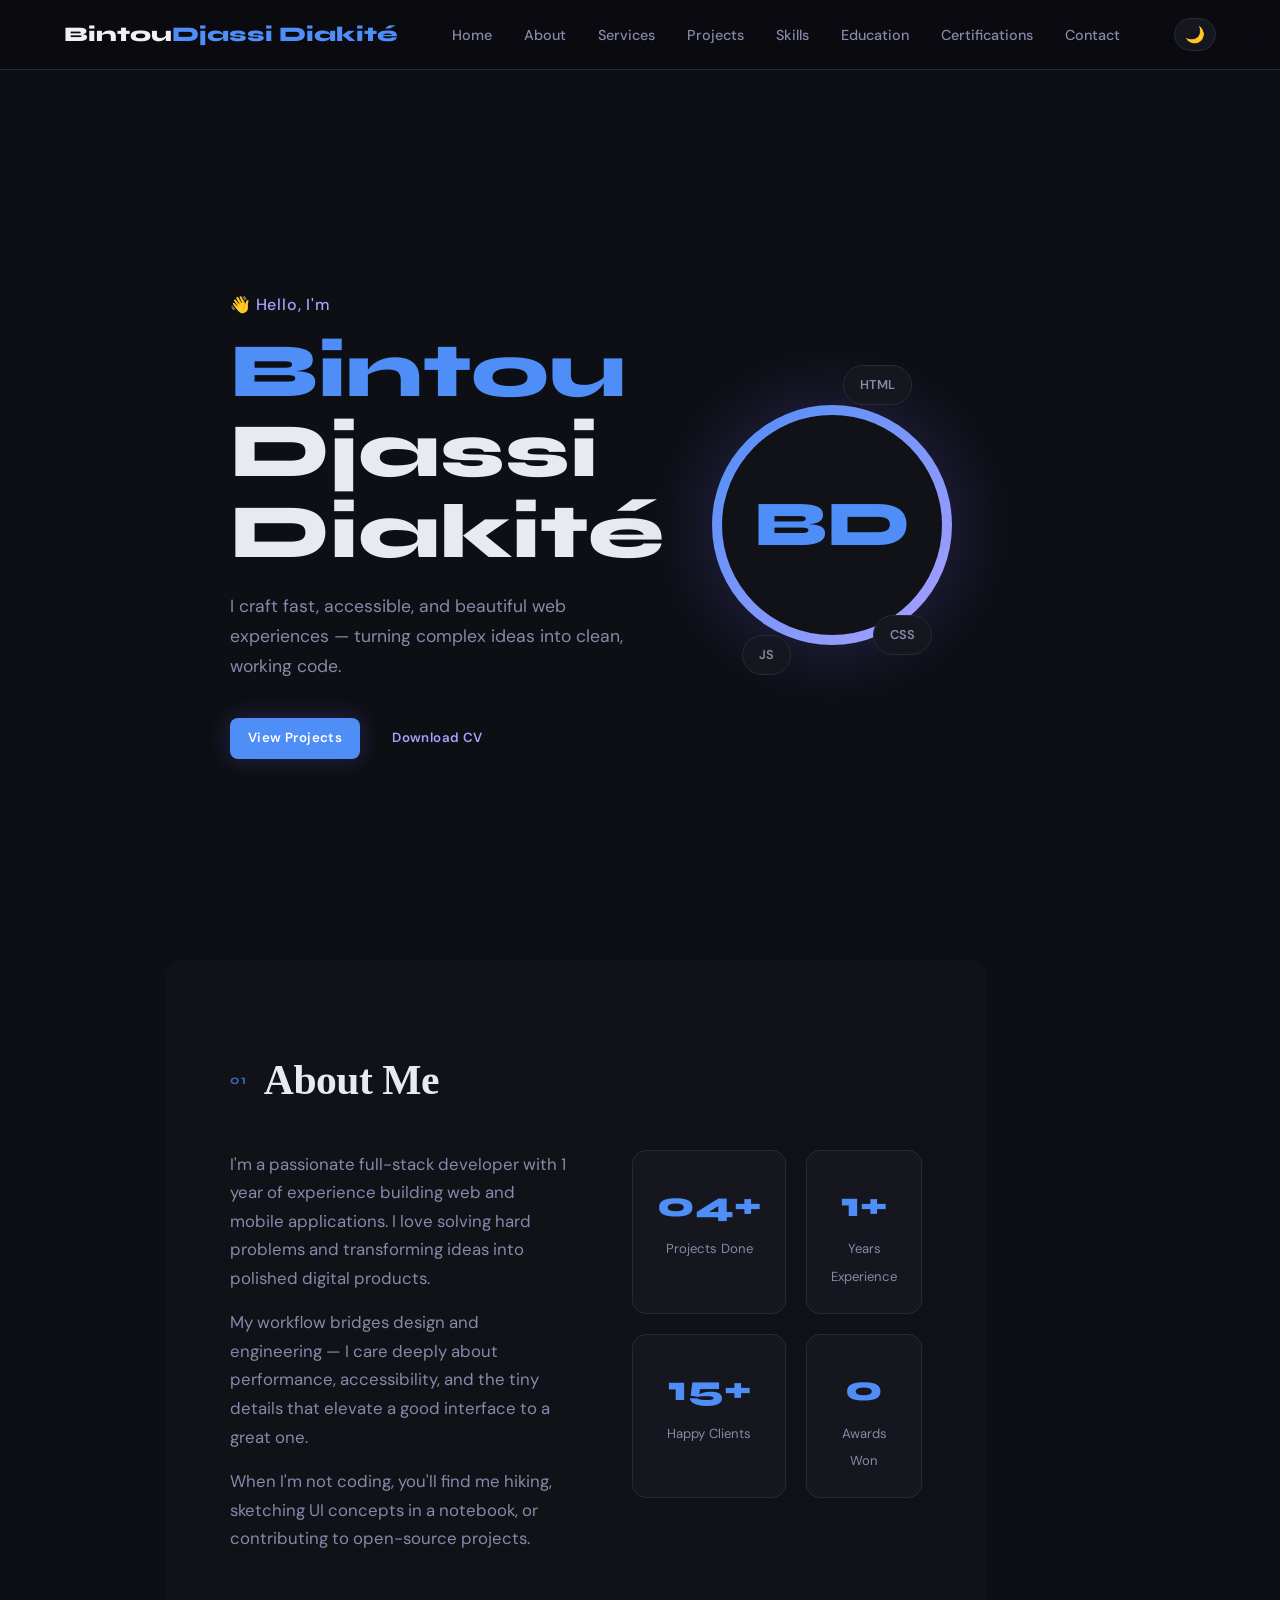
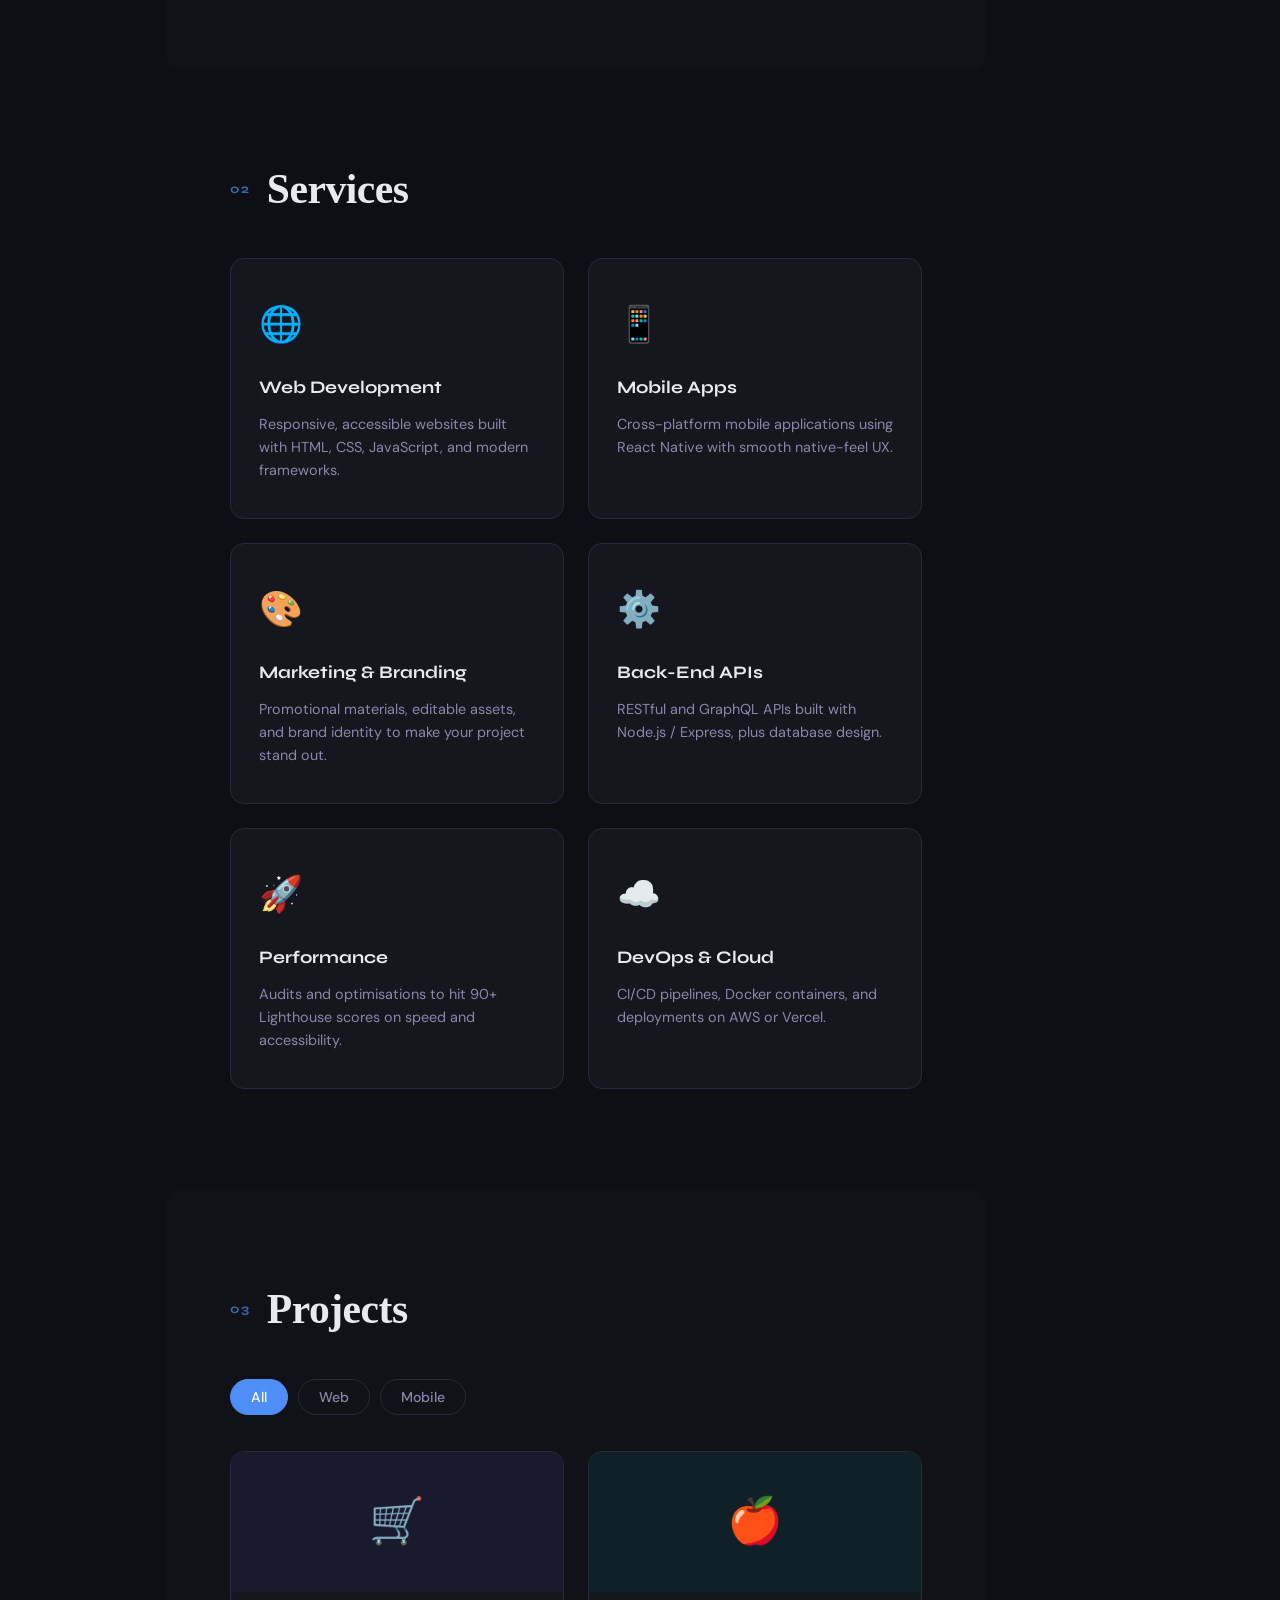
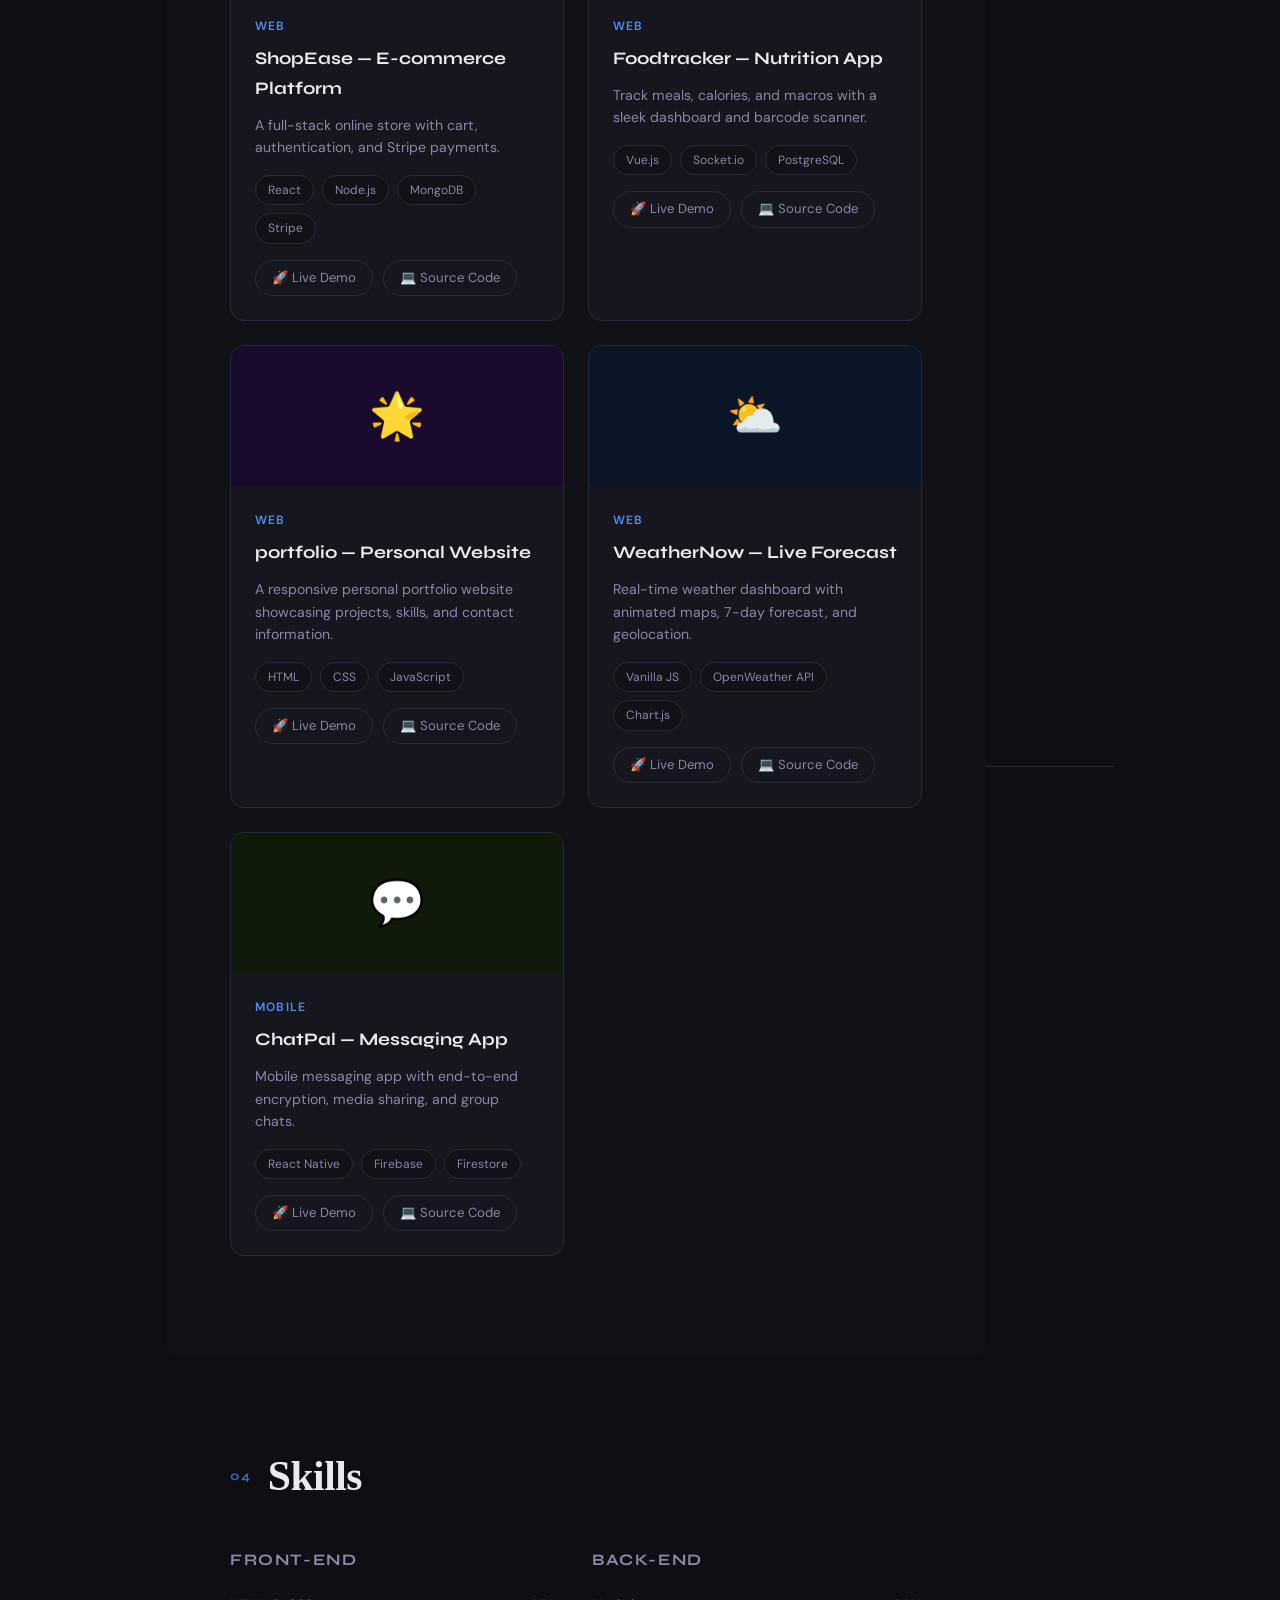
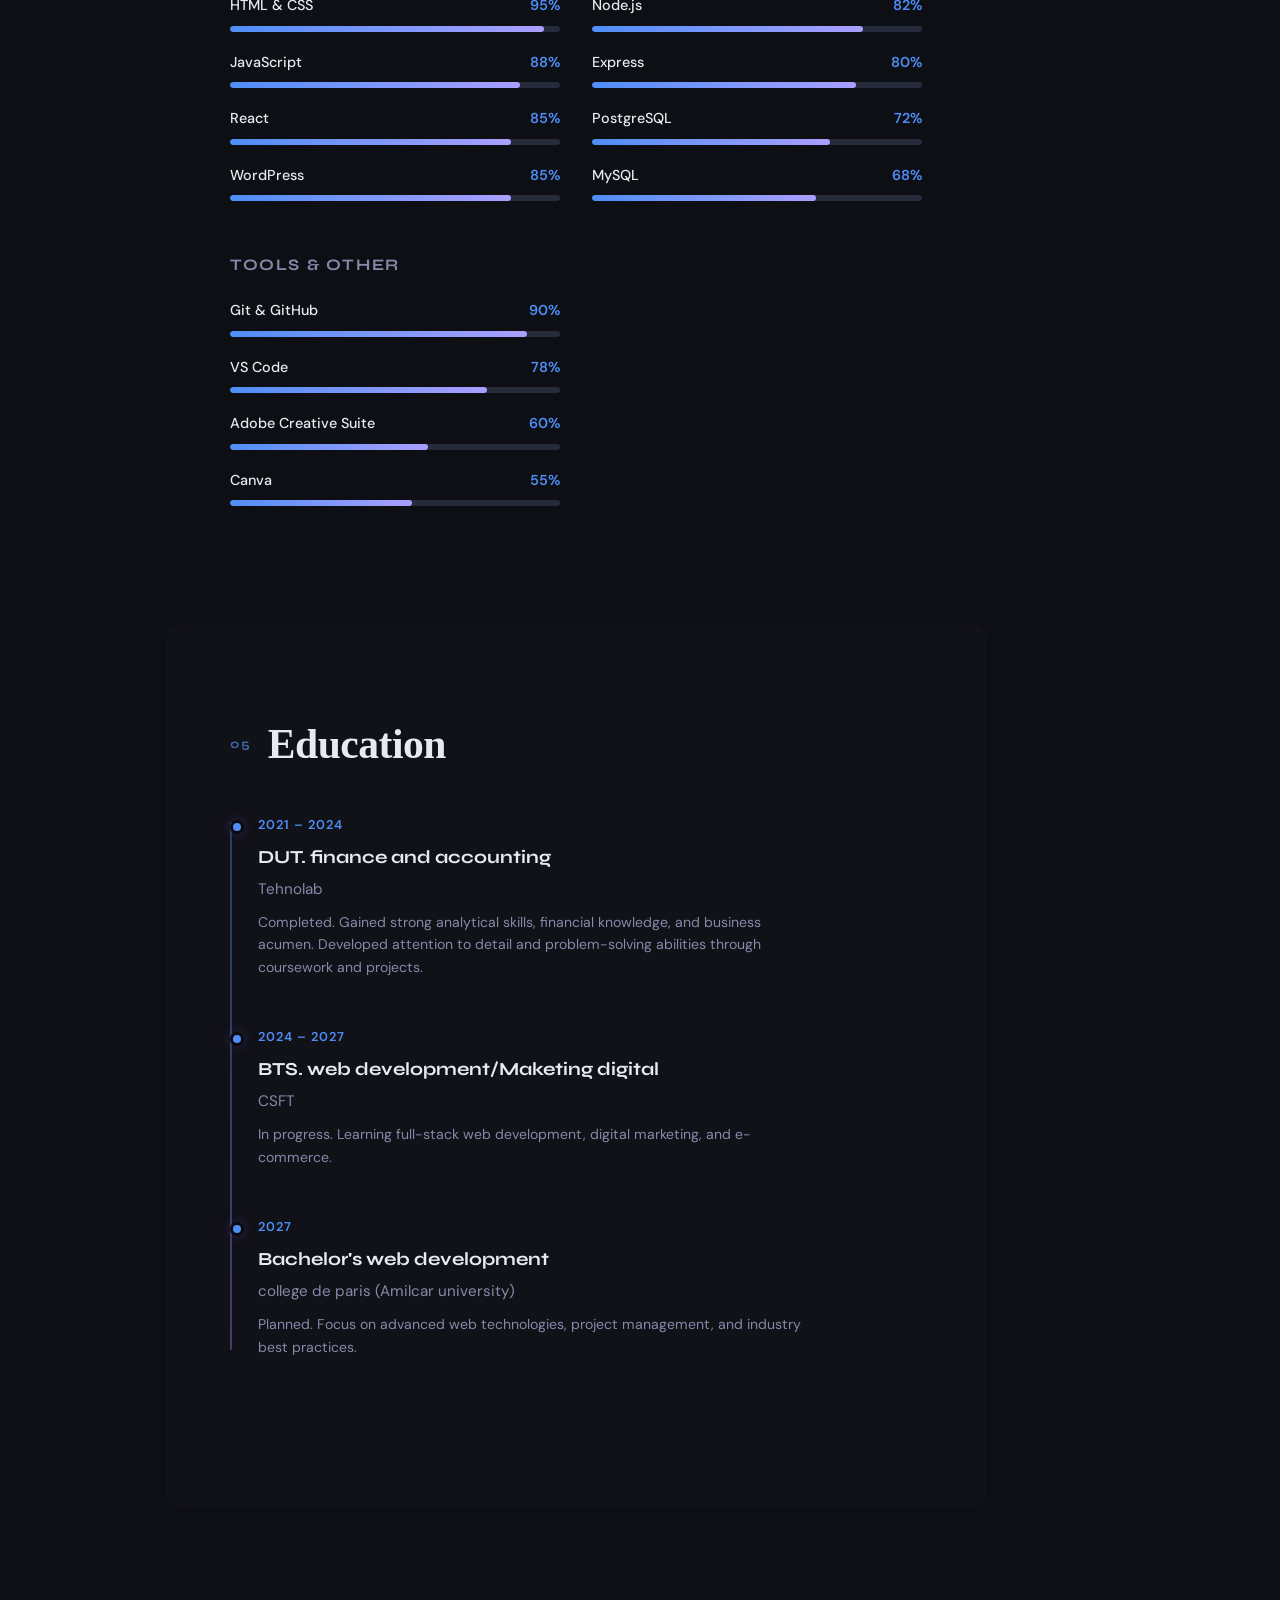
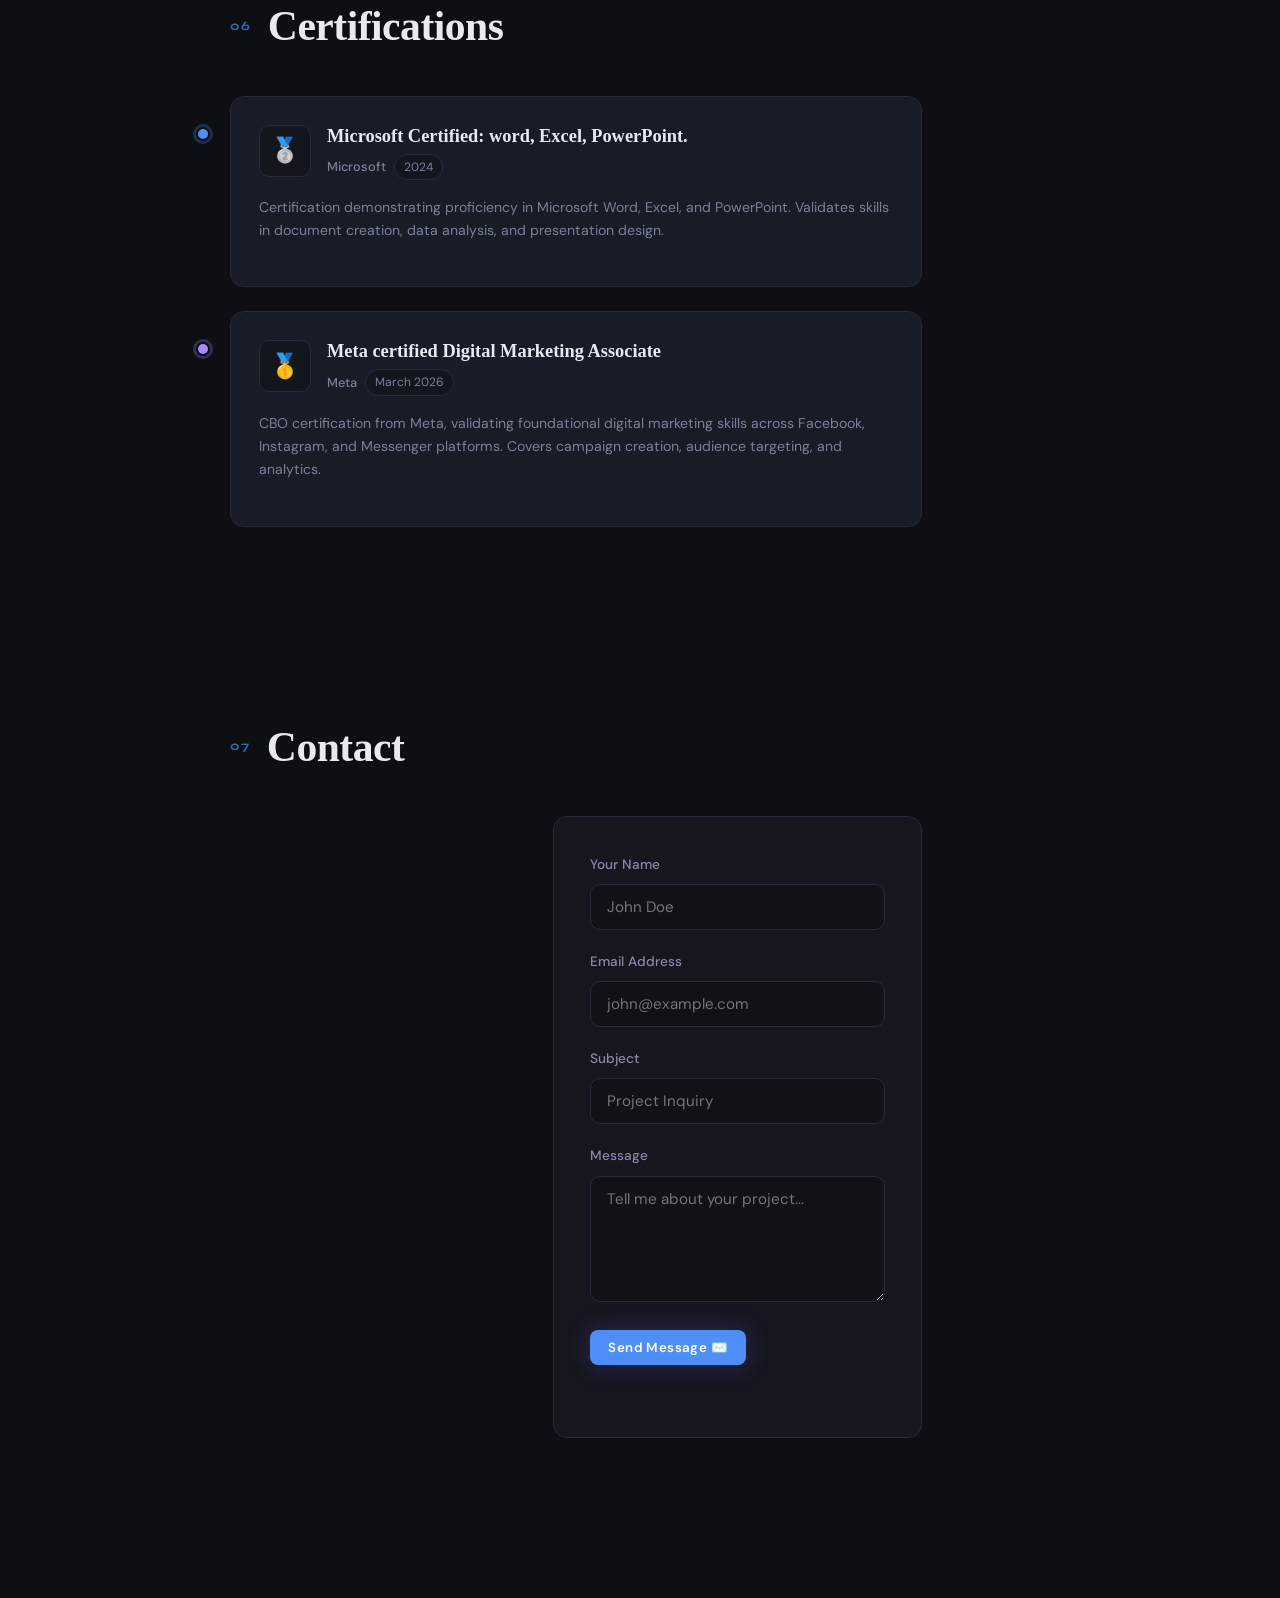
<file: index.html>
<!DOCTYPE html>
<html lang="en" data-theme="dark">
<head>
  <meta charset="UTF-8" />
  <meta name="viewport" content="width=device-width, initial-scale=1.0" />
  <!-- The page title will be updated dynamically by script.js -->
  <title>Portfolio</title>
  <link rel="stylesheet" href="style.css" />
  <!-- Google Fonts: Syne (display) + DM Sans (body) -->
  <link rel="preconnect" href="https://fonts.googleapis.com" />
  <link rel="preconnect" href="https://fonts.gstatic.com" crossorigin />
  <link href="https://fonts.googleapis.com/css2?family=Syne:wght@400;600;700;800&family=DM+Sans:wght@300;400;500&display=swap" rel="stylesheet" />
</head>
<body>

  <!-- ═══════════════════════════════════════
       NAVIGATION BAR
       Generated dynamically by renderNav()
  ════════════════════════════════════════ -->
  <nav id="navbar">
    <div class="nav-logo" id="nav-logo"><!-- filled by JS --></div>
    <button class="hamburger" id="hamburger" aria-label="Toggle menu">
      <span></span><span></span><span></span>
    </button>
    <ul class="nav-links" id="nav-links"><!-- filled by JS --></ul>
    <button class="theme-toggle" id="theme-toggle" aria-label="Toggle dark mode">
      <span class="icon-sun">☀️</span>
      <span class="icon-moon">🌙</span>
    </button>
  </nav>

  <!-- ═══════════════════════════════════════
       MAIN CONTENT
       All sections are empty shells.
       JavaScript fills them with real content.
  ════════════════════════════════════════ -->
  <main>

    <!-- HOME SECTION -->
    <section id="home" class="section section-home">
      <div class="home-content">
        <p class="home-greeting" id="home-greeting"><!-- filled by JS --></p>
        <h1 class="home-name" id="home-name"><!-- filled by JS --></h1>
        <p class="home-tagline" id="home-tagline"><!-- filled by JS --></p>
        <div class="home-cta" id="home-cta"><!-- filled by JS --></div>
      </div>
      <div class="home-visual">
        <div class="avatar-ring">
          <div class="avatar-initials" id="avatar-initials"><!-- filled by JS --></div>
        </div>
        <div class="floating-badge badge-1">HTML</div>
        <div class="floating-badge badge-2">CSS</div>
        <div class="floating-badge badge-3">JS</div>
      </div>
    </section>

    <!-- ABOUT SECTION -->
    <section id="about" class="section section-about">
      <div class="section-header">
        <span class="section-label">01</span>
        <h2 class="section-title">About Me</h2>
      </div>
      <div class="about-grid">
        <div class="about-text" id="about-text"><!-- filled by JS --></div>
        <div class="about-stats" id="about-stats"><!-- filled by JS --></div>
      </div>
    </section>

    <!-- SERVICES SECTION -->
    <section id="services" class="section section-services">
      <div class="section-header">
        <span class="section-label">02</span>
        <h2 class="section-title">Services</h2>
      </div>
      <div class="services-grid" id="services-grid"><!-- filled by JS --></div>
    </section>

    <!-- PROJECTS SECTION -->
    <section id="projects" class="section section-projects">
      <div class="section-header">
        <span class="section-label">03</span>
        <h2 class="section-title">Projects</h2>
      </div>
      <!-- Filter buttons are generated by JS -->
      <div class="filter-bar" id="filter-bar"><!-- filled by JS --></div>
      <div class="projects-grid" id="projects-grid"><!-- filled by JS --></div>
    </section>

    <!-- SKILLS SECTION -->
    <section id="skills" class="section section-skills">
      <div class="section-header">
        <span class="section-label">04</span>
        <h2 class="section-title">Skills</h2>
      </div>
      <div class="skills-container" id="skills-container"><!-- filled by JS --></div>
    </section>

    <!-- EDUCATION SECTION -->
    <section id="education" class="section section-education">
      <div class="section-header">
        <span class="section-label">05</span>
        <h2 class="section-title">Education</h2>
      </div>
      <div class="timeline" id="timeline"><!-- filled by JS --></div>
    </section>

    <!-- CERTIFICATIONS SECTION -->
    <section id="certifications" class="section section-certifications">
      <div class="section-header">
        <span class="section-label">06</span>
        <h2 class="section-title">Certifications</h2>
      </div>
      <div class="certifications-list" id="certifications-list"><!-- filled by JS --></div>
    </section>

    <!-- CONTACT SECTION -->
    <section id="contact" class="section section-contact">
      <div class="section-header">
        <span class="section-label">07</span>
        <h2 class="section-title">Contact</h2>
      </div>
      <div class="contact-wrapper">
        <div class="contact-info" id="contact-info"><!-- filled by JS --></div>
        <!-- Contact form (front-end only, no server needed) -->
        <form class="contact-form" id="contact-form" novalidate>
          <div class="form-group">
            <label for="cf-name">Your Name</label>
            <input type="text" id="cf-name" placeholder="John Doe" required />
          </div>
          <div class="form-group">
            <label for="cf-email">Email Address</label>
            <input type="email" id="cf-email" placeholder="john@example.com" required />
          </div>
          <div class="form-group">
            <label for="cf-subject">Subject</label>
            <input type="text" id="cf-subject" placeholder="Project Inquiry" />
          </div>
          <div class="form-group">
            <label for="cf-message">Message</label>
            <textarea id="cf-message" rows="5" placeholder="Tell me about your project..." required></textarea>
          </div>
          <button type="submit" class="btn btn-primary">Send Message ✉️</button>
          <p class="form-feedback" id="form-feedback"></p>
        </form>
      </div>
    </section>

  </main>

  <!-- FOOTER -->
  <footer id="footer"><!-- filled by JS --></footer>

  <!-- Load the JavaScript file LAST so the DOM is ready -->
  <script src="script.js"></script>
</body>
</html>
</file>
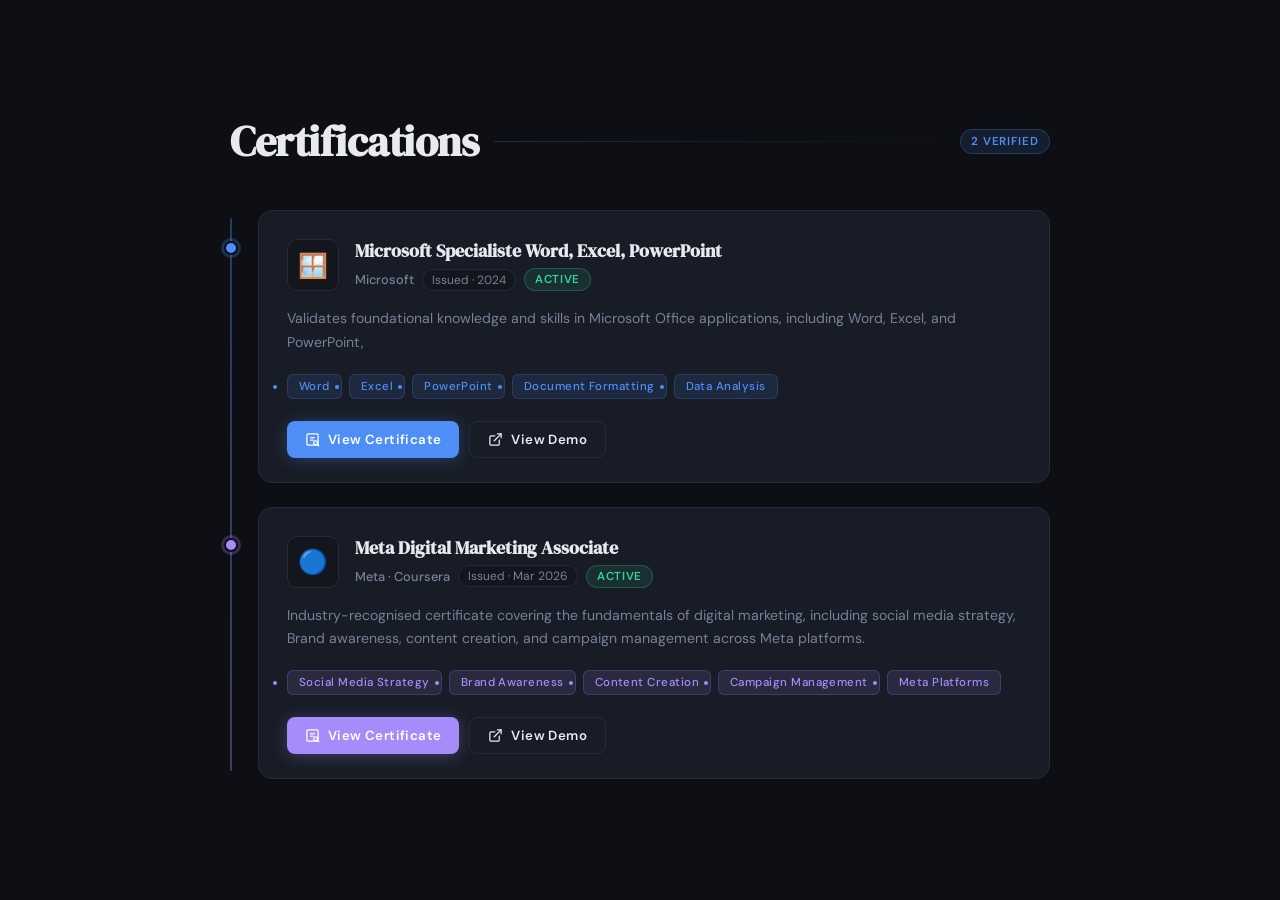
<file: certifications-section.html>
<!DOCTYPE html>
<html lang="en">
<head>
  <meta charset="UTF-8" />
  <meta name="viewport" content="width=device-width, initial-scale=1.0"/>
  <title>Certifications Section</title>
  <link href="https://fonts.googleapis.com/css2?family=DM+Serif+Display:ital@0;1&family=DM+Sans:wght@300;400;500;600&display=swap" rel="stylesheet"/>
  <style>
    /* ============================================================
       ROOT & RESET
    ============================================================ */
    *, *::before, *::after { box-sizing: border-box; margin: 0; padding: 0; }

    :root {
      --bg:          #0d0f14;
      --surface:     #13161d;
      --card:        #181c26;
      --border:      #252b3b;
      --accent:      #4f8ef7;
      --accent-soft: rgba(79,142,247,.12);
      --accent2:     #a78bfa;
      --accent2-soft:rgba(167,139,250,.12);
      --text:        #e8eaf0;
      --muted:       #7a8099;
      --radius:      14px;
      --transition:  .25s cubic-bezier(.4,0,.2,1);
    }

    body {
      font-family: 'DM Sans', sans-serif;
      background: var(--bg);
      color: var(--text);
      min-height: 100vh;
      display: flex;
      align-items: center;
      justify-content: center;
      padding: 60px 20px;
    }

    /* ============================================================
       SECTION WRAPPER
    ============================================================ */
    .section {
      width: 100%;
      max-width: 820px;
    }

    .section-header {
      display: flex;
      align-items: center;
      gap: 16px;
      margin-bottom: 48px;
    }

    .section-header h2 {
      font-family: 'DM Serif Display', serif;
      font-size: clamp(1.8rem, 4vw, 2.6rem);
      color: var(--text);
      letter-spacing: -.5px;
      line-height: 1;
    }

    .section-header .line {
      flex: 1;
      height: 1px;
      background: linear-gradient(90deg, var(--border), transparent);
    }

    .badge-count {
      font-size: .72rem;
      font-weight: 600;
      letter-spacing: .08em;
      text-transform: uppercase;
      color: var(--accent);
      background: var(--accent-soft);
      border: 1px solid rgba(79,142,247,.25);
      padding: 4px 10px;
      border-radius: 20px;
    }

    /* ============================================================
       TIMELINE
    ============================================================ */
    .timeline {
      position: relative;
      padding-left: 28px;
    }

    .timeline::before {
      content: '';
      position: absolute;
      left: 0;
      top: 8px;
      bottom: 8px;
      width: 2px;
      background: linear-gradient(180deg, var(--accent) 0%, var(--accent2) 100%);
      border-radius: 2px;
      opacity: .35;
    }

    /* ============================================================
       CERTIFICATION CARD
    ============================================================ */
    .cert-item {
      position: relative;
      background: var(--card);
      border: 1px solid var(--border);
      border-radius: var(--radius);
      padding: 28px 28px 24px;
      margin-bottom: 24px;
      transition: border-color var(--transition), transform var(--transition), box-shadow var(--transition);
    }

    .cert-item:last-child { margin-bottom: 0; }

    .cert-item:hover {
      border-color: rgba(79,142,247,.4);
      transform: translateX(4px);
      box-shadow: 0 8px 32px rgba(0,0,0,.35);
    }

    /* Timeline dot */
    .cert-item::before {
      content: '';
      position: absolute;
      left: -35px;
      top: 30px;
      width: 14px;
      height: 14px;
      border-radius: 50%;
      background: var(--accent);
      border: 2px solid var(--bg);
      box-shadow: 0 0 0 3px rgba(79,142,247,.25);
      transition: box-shadow var(--transition);
    }

    .cert-item:nth-child(2)::before { background: var(--accent2); box-shadow: 0 0 0 3px rgba(167,139,250,.25); }
    .cert-item:hover::before { box-shadow: 0 0 0 6px rgba(79,142,247,.2); }

    /* Card top row */
    .cert-top {
      display: flex;
      align-items: flex-start;
      gap: 16px;
      margin-bottom: 16px;
    }

    .cert-logo {
      width: 52px;
      height: 52px;
      border-radius: 10px;
      background: var(--surface);
      border: 1px solid var(--border);
      display: flex;
      align-items: center;
      justify-content: center;
      flex-shrink: 0;
      font-size: 1.5rem;
    }

    .cert-info { flex: 1; }

    .cert-info h3 {
      font-family: 'DM Serif Display', serif;
      font-size: 1.15rem;
      color: var(--text);
      margin-bottom: 4px;
      line-height: 1.25;
    }

    .cert-meta {
      display: flex;
      flex-wrap: wrap;
      gap: 8px;
      align-items: center;
      margin-top: 6px;
    }

    .cert-issuer {
      font-size: .8rem;
      font-weight: 500;
      color: var(--muted);
    }

    .cert-date {
      font-size: .75rem;
      color: var(--muted);
      background: var(--surface);
      border: 1px solid var(--border);
      padding: 2px 9px;
      border-radius: 20px;
    }

    .cert-status {
      font-size: .72rem;
      font-weight: 600;
      letter-spacing: .06em;
      text-transform: uppercase;
      padding: 3px 10px;
      border-radius: 20px;
    }

    .cert-status.active {
      color: #34d399;
      background: rgba(52,211,153,.1);
      border: 1px solid rgba(52,211,153,.25);
    }

    /* Description */
    .cert-desc {
      font-size: .88rem;
      color: var(--muted);
      line-height: 1.65;
      margin-bottom: 20px;
    }

    /* Skills tags */
    .cert-skills {
      display: flex;
      flex-wrap: wrap;
      gap: 7px;
      margin-bottom: 22px;
    }

    .skill-tag {
      font-size: .72rem;
      font-weight: 500;
      letter-spacing: .04em;
      color: var(--accent);
      background: var(--accent-soft);
      border: 1px solid rgba(79,142,247,.2);
      padding: 4px 11px;
      border-radius: 6px;
    }

    .cert-item:nth-child(2) .skill-tag {
      color: var(--accent2);
      background: var(--accent2-soft);
      border-color: rgba(167,139,250,.2);
    }

    /* ============================================================
       ACTION BUTTONS
    ============================================================ */
    .cert-actions {
      display: flex;
      flex-wrap: wrap;
      gap: 10px;
    }

    .btn {
      display: inline-flex;
      align-items: center;
      gap: 8px;
      font-family: 'DM Sans', sans-serif;
      font-size: .83rem;
      font-weight: 600;
      letter-spacing: .03em;
      padding: 9px 18px;
      border-radius: 8px;
      border: none;
      cursor: pointer;
      text-decoration: none;
      transition:
        background var(--transition),
        color var(--transition),
        transform var(--transition),
        box-shadow var(--transition);
      position: relative;
      overflow: hidden;
    }

    .btn::after {
      content: '';
      position: absolute;
      inset: 0;
      background: white;
      opacity: 0;
      transition: opacity var(--transition);
    }

    .btn:hover::after { opacity: .06; }
    .btn:active { transform: scale(.97); }

    /* Primary – View Certificate */
    .btn-cert {
      background: var(--accent);
      color: #fff;
      box-shadow: 0 2px 16px rgba(79,142,247,.3);
    }
    .btn-cert:hover {
      background: #3a7cf0;
      box-shadow: 0 4px 24px rgba(79,142,247,.45);
      transform: translateY(-1px);
    }

    /* Secondary – View Demo */
    .btn-demo {
      background: transparent;
      color: var(--text);
      border: 1px solid var(--border);
    }
    .btn-demo:hover {
      border-color: rgba(79,142,247,.45);
      color: var(--accent);
      transform: translateY(-1px);
      box-shadow: 0 4px 16px rgba(79,142,247,.1);
    }

    /* Meta certification variant colors */
    .cert-item:nth-child(2) .btn-cert {
      background: var(--accent2);
      box-shadow: 0 2px 16px rgba(167,139,250,.3);
    }
    .cert-item:nth-child(2) .btn-cert:hover {
      background: #9b72f5;
      box-shadow: 0 4px 24px rgba(167,139,250,.45);
    }
    .cert-item:nth-child(2) .btn-demo:hover {
      border-color: rgba(167,139,250,.45);
      color: var(--accent2);
      box-shadow: 0 4px 16px rgba(167,139,250,.1);
    }

    /* Button SVG icons */
    .btn svg { width: 15px; height: 15px; flex-shrink: 0; }

    /* ============================================================
       MODAL / LIGHTBOX
    ============================================================ */
    .modal-overlay {
      position: fixed;
      inset: 0;
      background: rgba(0,0,0,.82);
      backdrop-filter: blur(6px);
      -webkit-backdrop-filter: blur(6px);
      display: flex;
      align-items: center;
      justify-content: center;
      padding: 24px;
      z-index: 1000;
      opacity: 0;
      visibility: hidden;
      transition: opacity .3s ease, visibility .3s ease;
    }

    .modal-overlay.open {
      opacity: 1;
      visibility: visible;
    }

    .modal-box {
      position: relative;
      max-width: 700px;
      width: 100%;
      background: var(--card);
      border: 1px solid var(--border);
      border-radius: 18px;
      overflow: hidden;
      transform: scale(.88) translateY(20px);
      transition: transform .35s cubic-bezier(.34,1.56,.64,1);
      box-shadow: 0 32px 80px rgba(0,0,0,.6);
    }

    .modal-overlay.open .modal-box {
      transform: scale(1) translateY(0);
    }

    /* Modal header */
    .modal-header {
      display: flex;
      align-items: center;
      justify-content: space-between;
      padding: 18px 22px;
      border-bottom: 1px solid var(--border);
    }

    .modal-title {
      font-family: 'DM Serif Display', serif;
      font-size: 1.05rem;
      color: var(--text);
    }

    .modal-close {
      width: 34px;
      height: 34px;
      border-radius: 8px;
      background: var(--surface);
      border: 1px solid var(--border);
      color: var(--muted);
      cursor: pointer;
      display: flex;
      align-items: center;
      justify-content: center;
      transition: background var(--transition), color var(--transition), transform var(--transition);
    }

    .modal-close:hover {
      background: rgba(255,255,255,.07);
      color: var(--text);
      transform: rotate(90deg);
    }

    .modal-close svg { width: 16px; height: 16px; }

    /* Modal image area */
    .modal-img-wrap {
      position: relative;
      background: var(--surface);
      min-height: 260px;
      display: flex;
      align-items: center;
      justify-content: center;
    }

    .modal-img-wrap img {
      width: 100%;
      max-height: 480px;
      object-fit: contain;
      display: block;
    }

    /* Placeholder when no real image */
    .cert-placeholder {
      display: flex;
      flex-direction: column;
      align-items: center;
      justify-content: center;
      gap: 14px;
      padding: 60px 40px;
      color: var(--muted);
      text-align: center;
    }

    .cert-placeholder .cert-seal {
      width: 90px;
      height: 90px;
      border-radius: 50%;
      background: var(--card);
      border: 2px dashed var(--border);
      display: flex;
      align-items: center;
      justify-content: center;
      font-size: 2.2rem;
    }

    .cert-placeholder p {
      font-size: .88rem;
      line-height: 1.6;
      max-width: 280px;
    }

    .cert-placeholder strong { color: var(--text); }

    /* Modal footer */
    .modal-footer {
      display: flex;
      align-items: center;
      justify-content: flex-end;
      gap: 10px;
      padding: 16px 22px;
      border-top: 1px solid var(--border);
    }

    .btn-sm {
      padding: 7px 15px;
      font-size: .8rem;
    }

    /* ============================================================
       RESPONSIVE
    ============================================================ */
    @media (max-width: 600px) {
      .timeline { padding-left: 20px; }
      .cert-item { padding: 20px 16px 18px; }
      .cert-item::before { left: -28px; width: 12px; height: 12px; top: 24px; }
      .cert-top { flex-direction: column; gap: 12px; }
      .cert-logo { width: 44px; height: 44px; }
      .cert-actions { flex-direction: column; }
      .btn { justify-content: center; }
      .modal-box { border-radius: 14px; }
    }

    /* ============================================================
       FOCUS STYLES (accessibility)
    ============================================================ */
    .btn:focus-visible,
    .modal-close:focus-visible {
      outline: 2px solid var(--accent);
      outline-offset: 2px;
    }
  </style>
</head>
<body>

<!-- ================================================================
     CERTIFICATIONS SECTION
================================================================ -->
<section class="section" aria-label="Certifications">

  <div class="section-header">
    <h2>Certifications</h2>
    <div class="line"></div>
    <span class="badge-count">2 Verified</span>
  </div>

  <div class="timeline">

    <!-- ── CARD 1 · Microsoft ── -->
    <article class="cert-item" aria-label="Microsoft Specialiste Word, Excel, PowerPoint Certification">
      <div class="cert-top">
        <div class="cert-logo" aria-hidden="true">🪟</div>
        <div class="cert-info">
          <h3>Microsoft Specialiste Word, Excel, PowerPoint</h3>
          <div class="cert-meta">
            <span class="cert-issuer">Microsoft</span>
            <span class="cert-date">Issued ·  2024</span>
            <span class="cert-status active">Active</span>
          </div>
        </div>
      </div>

      <p class="cert-desc">
        Validates foundational knowledge and skills in Microsoft Office applications,
         including Word, Excel, and PowerPoint,
      </p>

      <ul class="cert-skills" aria-label="Skills covered">
        <li class="skill-tag">Word</li>
        <li class="skill-tag">Excel</li>
        <li class="skill-tag">PowerPoint</li>
        <li class="skill-tag">Document Formatting</li>
        <li class="skill-tag">Data Analysis</li>
      </ul>

      <div class="cert-actions">
        <!-- View Certificate → modal -->
        <button
          class="btn btn-cert"
          aria-label="View Microsoft Specialiste Word, Excel, PowerPoint certificate in popup"
          data-modal="cert-modal"
          data-img="https://images.unsplash.com/photo-1633356122544-f134324a6cee?w=700&q=80"
          data-img-alt="Microsoft Specialiste Word, Excel, PowerPoint certificate"
          data-title="Microsoft Specialiste Word, Excel, PowerPoint Certificate"
        >
          <!-- certificate icon -->
          <svg viewBox="0 0 24 24" fill="none" stroke="currentColor" stroke-width="2" stroke-linecap="round" stroke-linejoin="round" aria-hidden="true">
            <rect x="3" y="3" width="18" height="18" rx="2"/><path d="M9 9h6M9 13h4"/>
            <circle cx="17" cy="17" r="3"/><path d="M19.5 19.5 22 22"/>
          </svg>
          View Certificate
        </button>

        <!-- View Demo → new tab -->
        <a
          href="https://learn.microsoft.com/en-us/certifications/microsoft-specialist-word-excel-powerpoint/"
          target="_blank"
          rel="noopener noreferrer"
          class="btn btn-demo"
          aria-label="View Microsoft Specialiste Word, Excel, PowerPoint certification demo — opens in new tab"
        >
          <svg viewBox="0 0 24 24" fill="none" stroke="currentColor" stroke-width="2" stroke-linecap="round" stroke-linejoin="round" aria-hidden="true">
            <path d="M18 13v6a2 2 0 0 1-2 2H5a2 2 0 0 1-2-2V8a2 2 0 0 1 2-2h6"/>
            <polyline points="15 3 21 3 21 9"/><line x1="10" y1="14" x2="21" y2="3"/>
          </svg>
          View Demo
        </a>
      </div>
    </article>

    <!-- ── CARD 2 · Meta ── -->
    <article class="cert-item" aria-label="Meta Digital Marketing Associate Certification">
      <div class="cert-top">
        <div class="cert-logo" aria-hidden="true">🔵</div>
        <div class="cert-info">
          <h3>Meta Digital Marketing Associate</h3>
          <div class="cert-meta">
            <span class="cert-issuer">Meta · Coursera</span>
            <span class="cert-date">Issued · Mar 2026</span>
            <span class="cert-status active">Active</span>
          </div>
        </div>
      </div>

      <p class="cert-desc">
        Industry-recognised certificate covering the fundamentals of digital marketing,
         including social media strategy, Brand awareness, content creation, 
         and campaign management across Meta platforms.
      </p>

      <ul class="cert-skills" aria-label="Skills covered">
        <li class="skill-tag">Social Media Strategy</li>
        <li class="skill-tag">Brand Awareness</li>
        <li class="skill-tag">Content Creation</li>
        <li class="skill-tag">Campaign Management</li>
        <li class="skill-tag">Meta Platforms</li>
      </ul>

      <div class="cert-actions">
        <button
          class="btn btn-cert"
          aria-label="View Meta Digital Marketing Associate certificate in popup"
          data-modal="cert-modal"
          data-img="https://images.unsplash.com/photo-1517694712202-14dd9538aa97?w=700&q=80"
          data-img-alt="Meta Digital Marketing Associate Certificate"
          data-title="Meta Digital Marketing Associate Certificate"
        >
          <svg viewBox="0 0 24 24" fill="none" stroke="currentColor" stroke-width="2" stroke-linecap="round" stroke-linejoin="round" aria-hidden="true">
            <rect x="3" y="3" width="18" height="18" rx="2"/><path d="M9 9h6M9 13h4"/>
            <circle cx="17" cy="17" r="3"/><path d="M19.5 19.5 22 22"/>
          </svg>
          View Certificate
        </button>

        <a
          href="https://www.coursera.org/professional-certificates/meta-digital-marketing-associate"
          target="_blank"
          rel="noopener noreferrer"
          class="btn btn-demo"
          aria-label="View Meta Digital Marketing Associate program — opens in new tab"
        >
          <svg viewBox="0 0 24 24" fill="none" stroke="currentColor" stroke-width="2" stroke-linecap="round" stroke-linejoin="round" aria-hidden="true">
            <path d="M18 13v6a2 2 0 0 1-2 2H5a2 2 0 0 1-2-2V8a2 2 0 0 1 2-2h6"/>
            <polyline points="15 3 21 3 21 9"/><line x1="10" y1="14" x2="21" y2="3"/>
          </svg>
          View Demo
        </a>
      </div>
    </article>

  </div><!-- /.timeline -->
</section>


<!-- ================================================================
     CERTIFICATE MODAL
================================================================ -->
<div
  id="cert-modal"
  class="modal-overlay"
  role="dialog"
  aria-modal="true"
  aria-labelledby="modal-title"
  tabindex="-1"
>
  <div class="modal-box" id="modal-box">

    <div class="modal-header">
      <span class="modal-title" id="modal-title">Certificate</span>
      <button class="modal-close" id="modal-close" aria-label="Close certificate popup">
        <svg viewBox="0 0 24 24" fill="none" stroke="currentColor" stroke-width="2.5" stroke-linecap="round" aria-hidden="true">
          <line x1="18" y1="6" x2="6" y2="18"/><line x1="6" y1="6" x2="18" y2="18"/>
        </svg>
      </button>
    </div>

    <div class="modal-img-wrap" id="modal-img-wrap">
      <!-- image injected by JS -->
      <div class="cert-placeholder">
        <div class="cert-seal">🏅</div>
        <p><strong>Certificate Preview</strong><br/>Replace the <code>data-img</code> attribute on each button with your real certificate image URL or local path.</p>
      </div>
    </div>

    <div class="modal-footer">
      <button class="btn btn-demo btn-sm" id="modal-close-btn">Close</button>
      <a class="btn btn-cert btn-sm" id="modal-download" href="#" download aria-label="Download certificate image">
        <svg viewBox="0 0 24 24" fill="none" stroke="currentColor" stroke-width="2" stroke-linecap="round" stroke-linejoin="round" aria-hidden="true">
          <path d="M21 15v4a2 2 0 0 1-2 2H5a2 2 0 0 1-2-2v-4"/>
          <polyline points="7 10 12 15 17 10"/><line x1="12" y1="15" x2="12" y2="3"/>
        </svg>
        Download
      </a>
    </div>

  </div>
</div>


<!-- ================================================================
     JAVASCRIPT
================================================================ -->
<script>
  /* ────────────────────────────────────────────
     Modal logic — clean & self-contained
  ──────────────────────────────────────────── */
  const modal        = document.getElementById('cert-modal');
  const modalTitle   = document.getElementById('modal-title');
  const modalImgWrap = document.getElementById('modal-img-wrap');
  const modalClose   = document.getElementById('modal-close');
  const modalCloseBtn= document.getElementById('modal-close-btn');
  const modalDownload= document.getElementById('modal-download');

  // Elements that had focus before opening (for a11y restore)
  let previousFocus = null;

  /**
   * openModal(triggerBtn)
   * Reads data attributes from the clicked button and
   * populates + opens the modal.
   */
  function openModal(triggerBtn) {
    const imgSrc  = triggerBtn.getAttribute('data-img');
    const imgAlt  = triggerBtn.getAttribute('data-img-alt') || 'Certificate image';
    const title   = triggerBtn.getAttribute('data-title')   || 'Certificate';

    // Update modal content
    modalTitle.textContent = title;

    if (imgSrc) {
      modalImgWrap.innerHTML = `
        <img
          src="${imgSrc}"
          alt="${imgAlt}"
          loading="lazy"
          onerror="this.parentElement.innerHTML = fallbackHTML()"
        />`;
      modalDownload.href = imgSrc;
      modalDownload.style.display = 'inline-flex';
    } else {
      modalImgWrap.innerHTML = fallbackHTML();
      modalDownload.style.display = 'none';
    }

    // Open
    modal.classList.add('open');
    previousFocus = document.activeElement;
    modal.focus();
    document.body.style.overflow = 'hidden';
  }

  /**
   * closeModal()
   * Closes the modal and restores scroll + focus.
   */
  function closeModal() {
    modal.classList.remove('open');
    document.body.style.overflow = '';
    if (previousFocus) previousFocus.focus();
  }

  /**
   * fallbackHTML()
   * Returns placeholder markup when no image is available.
   */
  function fallbackHTML() {
    return `
      <div class="cert-placeholder">
        <div class="cert-seal">🏅</div>
        <p><strong>Certificate Preview</strong><br/>
        Replace the <code>data-img</code> attribute with your real certificate image URL.</p>
      </div>`;
  }

  /* ── Event Listeners ── */

  // Open modal when any "View Certificate" button is clicked
  document.querySelectorAll('[data-modal="cert-modal"]').forEach(btn => {
    btn.addEventListener('click', () => openModal(btn));
  });

  // Close via X button
  modalClose.addEventListener('click', closeModal);

  // Close via footer Close button
  modalCloseBtn.addEventListener('click', closeModal);

  // Close by clicking outside the modal box (on the overlay)
  modal.addEventListener('click', e => {
    if (e.target === modal) closeModal();
  });

  // Close on Escape key
  document.addEventListener('keydown', e => {
    if (e.key === 'Escape' && modal.classList.contains('open')) closeModal();
  });

  // Trap focus inside modal while open
  modal.addEventListener('keydown', e => {
    if (e.key !== 'Tab') return;
    const focusable = modal.querySelectorAll(
      'button, [href], input, select, textarea, [tabindex]:not([tabindex="-1"])'
    );
    const first = focusable[0];
    const last  = focusable[focusable.length - 1];

    if (e.shiftKey) {
      if (document.activeElement === first) { e.preventDefault(); last.focus(); }
    } else {
      if (document.activeElement === last)  { e.preventDefault(); first.focus(); }
    }
  });
</script>

</body>
</html>
</file>
<file: style.css>
/* ═══════════════════════════════════════════════════
   style.css — Portfolio Website Styles
   ───────────────────────────────────────────────────
   HOW THIS FILE IS ORGANIZED:
   1. CSS Variables (theme colors)
   2. Reset & Base
   3. Navigation
   4. Home Section
   5. About Section
   6. Services Section
   7. Projects Section
   8. Skills Section
   9. Education / Timeline
   10. Contact Section
   11. Footer
   12. Animations
   13. Responsive (Mobile)
══════════════════════════════════════════════════ */

/* ─────────────────────────────────────────
   1. CSS VARIABLES — THEME COLORS
   Change colors here to restyle everything
───────────────────────────────────────── */
:root {
  /* Dark theme (default) */
  --bg-primary:     #0a0a0f;
  --bg-secondary:   #111118;
  --bg-card:        #16161f;
  --border:         #2a2a3a;
  --text-primary:   #f0f0f5;
  --text-secondary: #8888aa;
  --accent:         #7c6cff;
  --accent-light:   #a99fff;
  --accent-glow:    rgba(124, 108, 255, 0.25);
  --success:        #4ade80;
  --error:          #f87171;
  --nav-height:     70px;
  --radius:         14px;
  --shadow:         0 4px 32px rgba(0,0,0,0.4);
}

/* Light theme — toggled by adding data-theme="light" to <html> */
[data-theme="light"] {
  --bg-primary:     #f5f5fa;
  --bg-secondary:   #ebebf5;
  --bg-card:        #ffffff;
  --border:         #d8d8e8;
  --text-primary:   #111118;
  --text-secondary: #555566;
  --accent:         #6655ee;
  --accent-light:   #9988ff;
  --accent-glow:    rgba(102, 85, 238, 0.15);
  --shadow:         0 4px 24px rgba(0,0,0,0.08);
}

/* ─────────────────────────────────────────
   2. RESET & BASE STYLES
───────────────────────────────────────── */
*, *::before, *::after {
  box-sizing: border-box;
  margin: 0;
  padding: 0;
}

html {
  scroll-behavior: smooth;  /* enables smooth scrolling when clicking nav links */
}

body {
  font-family: 'DM Sans', sans-serif;
  font-size: 16px;
  line-height: 1.7;
  background-color: var(--bg-primary);
  color: var(--text-primary);
  transition: background-color 0.3s, color 0.3s; /* smooth theme switch */
  overflow-x: hidden;
}

a {
  color: var(--accent-light);
  text-decoration: none;
  transition: color 0.2s;
}
a:hover { color: var(--accent); }

img { max-width: 100%; display: block; }

/* Utility classes */
.btn {
  display: inline-flex;
  align-items: center;
  gap: 8px;
  padding: 12px 28px;
  border-radius: 100px;
  font-family: 'DM Sans', sans-serif;
  font-size: 0.95rem;
  font-weight: 500;
  cursor: pointer;
  border: none;
  transition: transform 0.2s, box-shadow 0.2s, background 0.2s;
}
.btn:hover { transform: translateY(-2px); }

.btn-primary {
  background: var(--accent);
  color: #fff;
  box-shadow: 0 0 24px var(--accent-glow);
}
.btn-primary:hover {
  background: var(--accent-light);
  box-shadow: 0 0 36px var(--accent-glow);
}

.btn-outline {
  background: transparent;
  color: var(--accent-light);
  border: 1.5px solid var(--border);
}
.btn-outline:hover {
  border-color: var(--accent);
  color: var(--accent);
}

/* Section layout */
.section {
  padding: 100px 5vw;
  max-width: 1200px;
  margin: 0 auto;
}

.section-header {
  display: flex;
  align-items: baseline;
  gap: 16px;
  margin-bottom: 56px;
}

.section-label {
  font-family: 'Syne', sans-serif;
  font-size: 0.8rem;
  font-weight: 700;
  color: var(--accent);
  letter-spacing: 0.15em;
  opacity: 0.7;
}

.section-title {
  font-family: 'Syne', sans-serif;
  font-size: clamp(1.8rem, 4vw, 2.8rem);
  font-weight: 800;
  line-height: 1.1;
  color: var(--text-primary);
}

/* ─────────────────────────────────────────
   3. NAVIGATION
───────────────────────────────────────── */
#navbar {
  position: fixed;
  top: 0; left: 0; right: 0;
  z-index: 1000;
  height: var(--nav-height);
  display: flex;
  align-items: center;
  justify-content: space-between;
  padding: 0 5vw;
  background: rgba(10, 10, 15, 0.8);
  backdrop-filter: blur(16px);
  -webkit-backdrop-filter: blur(16px);
  border-bottom: 1px solid var(--border);
  transition: background 0.3s;
}

[data-theme="light"] #navbar {
  background: rgba(245, 245, 250, 0.85);
}

.nav-logo {
  font-family: 'Syne', sans-serif;
  font-weight: 800;
  font-size: 1.3rem;
  color: var(--text-primary);
  cursor: pointer;
}
.nav-logo span { color: var(--accent); }

.nav-links {
  display: flex;
  list-style: none;
  gap: 4px;
}

.nav-links a {
  padding: 8px 14px;
  border-radius: 8px;
  font-size: 0.9rem;
  font-weight: 500;
  color: var(--text-secondary);
  transition: color 0.2s, background 0.2s;
}
.nav-links a:hover,
.nav-links a.active {
  color: var(--text-primary);
  background: var(--bg-card);
}

.theme-toggle {
  background: var(--bg-card);
  border: 1px solid var(--border);
  border-radius: 100px;
  padding: 6px 10px;
  cursor: pointer;
  font-size: 1rem;
  display: flex;
  align-items: center;
  transition: background 0.2s;
  flex-shrink: 0;
}
.theme-toggle:hover { background: var(--border); }

/* Hide the appropriate icon based on theme */
[data-theme="dark"]  .icon-sun  { display: none; }
[data-theme="light"] .icon-moon { display: none; }

/* Hamburger (mobile only) */
.hamburger {
  display: none;
  flex-direction: column;
  gap: 5px;
  background: none;
  border: none;
  cursor: pointer;
  padding: 4px;
}
.hamburger span {
  display: block;
  width: 24px;
  height: 2px;
  background: var(--text-primary);
  border-radius: 2px;
  transition: transform 0.3s, opacity 0.3s;
}
.hamburger.open span:nth-child(1) { transform: translateY(7px) rotate(45deg); }
.hamburger.open span:nth-child(2) { opacity: 0; }
.hamburger.open span:nth-child(3) { transform: translateY(-7px) rotate(-45deg); }

/* ─────────────────────────────────────────
   4. HOME SECTION
───────────────────────────────────────── */
.section-home {
  min-height: 100vh;
  display: grid;
  grid-template-columns: 1fr 1fr;
  align-items: center;
  gap: 48px;
  padding-top: calc(var(--nav-height) + 60px);
  max-width: 1200px;
}

.home-greeting {
  font-size: 1rem;
  font-weight: 500;
  color: var(--accent-light);
  letter-spacing: 0.05em;
  margin-bottom: 12px;
}

.home-name {
  font-family: 'Syne', sans-serif;
  font-size: clamp(2.5rem, 6vw, 5rem);
  font-weight: 800;
  line-height: 1.05;
  margin-bottom: 20px;
}
.home-name .highlight { color: var(--accent); }

.home-tagline {
  font-size: 1.1rem;
  color: var(--text-secondary);
  max-width: 440px;
  margin-bottom: 36px;
}

.home-cta {
  display: flex;
  gap: 14px;
  flex-wrap: wrap;
}

/* Avatar / visual side */
.home-visual {
  position: relative;
  display: flex;
  justify-content: center;
  align-items: center;
  height: 380px;
}

.avatar-ring {
  width: 240px;
  height: 240px;
  border-radius: 50%;
  background: linear-gradient(135deg, var(--accent) 0%, var(--accent-light) 100%);
  display: flex;
  align-items: center;
  justify-content: center;
  box-shadow: 0 0 80px var(--accent-glow);
  animation: pulseRing 3s ease-in-out infinite;
}

.avatar-initials {
  width: 220px;
  height: 220px;
  border-radius: 50%;
  background: var(--bg-secondary);
  display: flex;
  align-items: center;
  justify-content: center;
  font-family: 'Syne', sans-serif;
  font-size: 4rem;
  font-weight: 800;
  color: var(--accent);
}

/* Floating tech badges around avatar */
.floating-badge {
  position: absolute;
  padding: 8px 16px;
  background: var(--bg-card);
  border: 1px solid var(--border);
  border-radius: 100px;
  font-size: 0.8rem;
  font-weight: 600;
  color: var(--text-secondary);
  animation: floatY 3s ease-in-out infinite;
}
.badge-1 { top: 30px;  right: 40px;  animation-delay: 0s;    }
.badge-2 { bottom: 60px; right: 20px; animation-delay: 0.8s; }
.badge-3 { bottom: 40px; left: 30px;  animation-delay: 1.6s; }

/* ─────────────────────────────────────────
   5. ABOUT SECTION
───────────────────────────────────────── */
.section-about { background: var(--bg-secondary); border-radius: var(--radius); }

.about-grid {
  display: grid;
  grid-template-columns: 1.5fr 1fr;
  gap: 60px;
  align-items: start;
}

.about-text p {
  color: var(--text-secondary);
  margin-bottom: 16px;
  font-size: 1.05rem;
}

.about-stats {
  display: grid;
  grid-template-columns: 1fr 1fr;
  gap: 20px;
}

.stat-card {
  background: var(--bg-card);
  border: 1px solid var(--border);
  border-radius: var(--radius);
  padding: 24px;
  text-align: center;
  transition: transform 0.2s, box-shadow 0.2s;
}
.stat-card:hover {
  transform: translateY(-4px);
  box-shadow: var(--shadow);
}

.stat-number {
  font-family: 'Syne', sans-serif;
  font-size: 2.2rem;
  font-weight: 800;
  color: var(--accent);
  display: block;
}

.stat-label {
  font-size: 0.82rem;
  color: var(--text-secondary);
  margin-top: 4px;
}

/* ─────────────────────────────────────────
   6. SERVICES SECTION
───────────────────────────────────────── */
.services-grid {
  display: grid;
  grid-template-columns: repeat(auto-fill, minmax(260px, 1fr));
  gap: 24px;
}

.service-card {
  background: var(--bg-card);
  border: 1px solid var(--border);
  border-radius: var(--radius);
  padding: 36px 28px;
  transition: transform 0.25s, border-color 0.25s, box-shadow 0.25s;
  cursor: default;
}
.service-card:hover {
  transform: translateY(-6px);
  border-color: var(--accent);
  box-shadow: 0 8px 40px var(--accent-glow);
}

.service-icon {
  font-size: 2.2rem;
  margin-bottom: 18px;
  display: block;
}

.service-title {
  font-family: 'Syne', sans-serif;
  font-size: 1.1rem;
  font-weight: 700;
  margin-bottom: 10px;
}

.service-desc {
  font-size: 0.9rem;
  color: var(--text-secondary);
  line-height: 1.6;
}

/* ─────────────────────────────────────────
   7. PROJECTS SECTION
───────────────────────────────────────── */
.section-projects { background: var(--bg-secondary); border-radius: var(--radius); }

/* Filter buttons */
.filter-bar {
  display: flex;
  gap: 10px;
  flex-wrap: wrap;
  margin-bottom: 36px;
}

.filter-btn {
  padding: 8px 20px;
  border-radius: 100px;
  border: 1.5px solid var(--border);
  background: transparent;
  color: var(--text-secondary);
  font-family: 'DM Sans', sans-serif;
  font-size: 0.88rem;
  font-weight: 500;
  cursor: pointer;
  transition: all 0.2s;
}
.filter-btn:hover { border-color: var(--accent); color: var(--accent); }
.filter-btn.active {
  background: var(--accent);
  border-color: var(--accent);
  color: #fff;
}

/* Project cards grid */
.projects-grid {
  display: grid;
  grid-template-columns: repeat(auto-fill, minmax(300px, 1fr));
  gap: 24px;
}

.project-card {
  background: var(--bg-card);
  border: 1px solid var(--border);
  border-radius: var(--radius);
  overflow: hidden;
  transition: transform 0.25s, box-shadow 0.25s;
  animation: fadeInUp 0.4s ease both;
}
.project-card:hover {
  transform: translateY(-6px);
  box-shadow: var(--shadow);
}

/* Project card color banner (uses data-color attribute) */
.project-banner {
  height: 140px;
  display: flex;
  align-items: center;
  justify-content: center;
  font-size: 2.8rem;
}

.project-body { padding: 24px; }

.project-category {
  font-size: 0.75rem;
  font-weight: 600;
  text-transform: uppercase;
  letter-spacing: 0.1em;
  color: var(--accent);
  margin-bottom: 8px;
}

.project-title {
  font-family: 'Syne', sans-serif;
  font-size: 1.1rem;
  font-weight: 700;
  margin-bottom: 10px;
}

.project-desc {
  font-size: 0.88rem;
  color: var(--text-secondary);
  margin-bottom: 16px;
  line-height: 1.6;
}

.project-tags { display: flex; flex-wrap: wrap; gap: 8px; }

.tag {
  padding: 4px 12px;
  background: var(--bg-secondary);
  border: 1px solid var(--border);
  border-radius: 100px;
  font-size: 0.75rem;
  color: var(--text-secondary);
}

.project-links {
  display: flex;
  gap: 10px;
  margin-top: 16px;
}
.project-links a {
  font-size: 0.82rem;
  padding: 6px 16px;
  border-radius: 100px;
  border: 1px solid var(--border);
  color: var(--text-secondary);
  transition: all 0.2s;
}
.project-links a:hover {
  border-color: var(--accent);
  color: var(--accent);
}

/* Cards hidden by filter */
.project-card.hidden {
  display: none;
}

/* ─────────────────────────────────────────
   8. SKILLS SECTION
───────────────────────────────────────── */
.skills-container {
  display: grid;
  grid-template-columns: repeat(auto-fill, minmax(280px, 1fr));
  gap: 32px;
}

.skill-group h3 {
  font-family: 'Syne', sans-serif;
  font-size: 1rem;
  font-weight: 700;
  color: var(--text-secondary);
  text-transform: uppercase;
  letter-spacing: 0.1em;
  margin-bottom: 20px;
}

.skill-item {
  margin-bottom: 18px;
}

.skill-header {
  display: flex;
  justify-content: space-between;
  margin-bottom: 8px;
  font-size: 0.9rem;
}

.skill-name { font-weight: 500; }
.skill-pct  { color: var(--accent); font-weight: 600; }

/* Progress bar track */
.skill-bar {
  height: 6px;
  background: var(--border);
  border-radius: 100px;
  overflow: hidden;
}

/* Progress bar fill — width is set by JS via inline style */
.skill-fill {
  height: 100%;
  background: linear-gradient(90deg, var(--accent), var(--accent-light));
  border-radius: 100px;
  width: 0;   /* starts at 0, animated to real value */
  transition: width 1.2s cubic-bezier(0.4, 0, 0.2, 1);
}

/* ─────────────────────────────────────────
   9. EDUCATION / TIMELINE
───────────────────────────────────────── */
.section-education { background: var(--bg-secondary); border-radius: var(--radius); }

.timeline {
  position: relative;
  padding-left: 32px;
}

/* Vertical line */
.timeline::before {
  content: '';
  position: absolute;
  left: 8px; top: 0; bottom: 0;
  width: 2px;
  background: var(--border);
  border-radius: 2px;
}

.timeline-item {
  position: relative;
  margin-bottom: 48px;
}

/* Dot on the line */
.timeline-item::before {
  content: '';
  position: absolute;
  left: -28px;
  top: 6px;
  width: 14px;
  height: 14px;
  border-radius: 50%;
  background: var(--accent);
  border: 3px solid var(--bg-primary);
  box-shadow: 0 0 12px var(--accent-glow);
}

.timeline-date {
  font-size: 0.8rem;
  font-weight: 600;
  color: var(--accent);
  letter-spacing: 0.08em;
  margin-bottom: 6px;
}

.timeline-degree {
  font-family: 'Syne', sans-serif;
  font-size: 1.15rem;
  font-weight: 700;
  margin-bottom: 4px;
}

.timeline-school {
  font-size: 0.95rem;
  color: var(--text-secondary);
  margin-bottom: 8px;
}

.timeline-desc {
  font-size: 0.88rem;
  color: var(--text-secondary);
  max-width: 560px;
  line-height: 1.6;
}



/* ─────────────────────────────────────────
   CERTIFICATIONS SECTION
   Shares the same visual style as Education.
   Uses different class names to avoid conflicts.
───────────────────────────────────────── */

 /* ============================================================
       ROOT & RESET
    ============================================================ */
    *, *::before, *::after { box-sizing: border-box; margin: 0; padding: 0; }

    :root {
      --bg:          #0d0f14;
      --surface:     #13161d;
      --card:        #181c26;
      --border:      #252b3b;
      --accent:      #4f8ef7;
      --accent-soft: rgba(79,142,247,.12);
      --accent2:     #a78bfa;
      --accent2-soft:rgba(167,139,250,.12);
      --text:        #e8eaf0;
      --muted:       #7a8099;
      --radius:      14px;
      --transition:  .25s cubic-bezier(.4,0,.2,1);
    }

    body {
      font-family: 'DM Sans', sans-serif;
      background: var(--bg);
      color: var(--text);
      min-height: 100vh;
      display: flex;
      align-items: center;
      justify-content: center;
      padding: 60px 20px;
    }

    /* ============================================================
       SECTION WRAPPER
    ============================================================ */
    .section {
      width: 100%;
      max-width: 820px;
    }

    .section-header {
      display: flex;
      align-items: center;
      gap: 16px;
      margin-bottom: 48px;
    }

    .section-header h2 {
      font-family: 'DM Serif Display', serif;
      font-size: clamp(1.8rem, 4vw, 2.6rem);
      color: var(--text);
      letter-spacing: -.5px;
      line-height: 1;
    }

    .section-header .line {
      flex: 1;
      height: 1px;
      background: linear-gradient(90deg, var(--border), transparent);
    }

    .badge-count {
      font-size: .72rem;
      font-weight: 600;
      letter-spacing: .08em;
      text-transform: uppercase;
      color: var(--accent);
      background: var(--accent-soft);
      border: 1px solid rgba(79,142,247,.25);
      padding: 4px 10px;
      border-radius: 20px;
    }

    /* ============================================================
       TIMELINE
    ============================================================ */
    .timeline {
      position: relative;
      padding-left: 28px;
    }

    .timeline::before {
      content: '';
      position: absolute;
      left: 0;
      top: 8px;
      bottom: 8px;
      width: 2px;
      background: linear-gradient(180deg, var(--accent) 0%, var(--accent2) 100%);
      border-radius: 2px;
      opacity: .35;
    }

    /* ============================================================
       CERTIFICATION CARD
    ============================================================ */
    .cert-item {
      position: relative;
      background: var(--card);
      border: 1px solid var(--border);
      border-radius: var(--radius);
      padding: 28px 28px 24px;
      margin-bottom: 24px;
      transition: border-color var(--transition), transform var(--transition), box-shadow var(--transition);
    }

    .cert-item:last-child { margin-bottom: 0; }

    .cert-item:hover {
      border-color: rgba(79,142,247,.4);
      transform: translateX(4px);
      box-shadow: 0 8px 32px rgba(0,0,0,.35);
    }

    /* Timeline dot */
    .cert-item::before {
      content: '';
      position: absolute;
      left: -35px;
      top: 30px;
      width: 14px;
      height: 14px;
      border-radius: 50%;
      background: var(--accent);
      border: 2px solid var(--bg);
      box-shadow: 0 0 0 3px rgba(79,142,247,.25);
      transition: box-shadow var(--transition);
    }

    .cert-item:nth-child(2)::before { background: var(--accent2); box-shadow: 0 0 0 3px rgba(167,139,250,.25); }
    .cert-item:hover::before { box-shadow: 0 0 0 6px rgba(79,142,247,.2); }

    /* Card top row */
    .cert-top {
      display: flex;
      align-items: flex-start;
      gap: 16px;
      margin-bottom: 16px;
    }

    .cert-logo {
      width: 52px;
      height: 52px;
      border-radius: 10px;
      background: var(--surface);
      border: 1px solid var(--border);
      display: flex;
      align-items: center;
      justify-content: center;
      flex-shrink: 0;
      font-size: 1.5rem;
    }

    .cert-info { flex: 1; }

    .cert-info h3 {
      font-family: 'DM Serif Display', serif;
      font-size: 1.15rem;
      color: var(--text);
      margin-bottom: 4px;
      line-height: 1.25;
    }

    .cert-meta {
      display: flex;
      flex-wrap: wrap;
      gap: 8px;
      align-items: center;
      margin-top: 6px;
    }

    .cert-issuer {
      font-size: .8rem;
      font-weight: 500;
      color: var(--muted);
    }

    .cert-date {
      font-size: .75rem;
      color: var(--muted);
      background: var(--surface);
      border: 1px solid var(--border);
      padding: 2px 9px;
      border-radius: 20px;
    }

    .cert-status {
      font-size: .72rem;
      font-weight: 600;
      letter-spacing: .06em;
      text-transform: uppercase;
      padding: 3px 10px;
      border-radius: 20px;
    }

    .cert-status.active {
      color: #34d399;
      background: rgba(52,211,153,.1);
      border: 1px solid rgba(52,211,153,.25);
    }

    /* Description */
    .cert-desc {
      font-size: .88rem;
      color: var(--muted);
      line-height: 1.65;
      margin-bottom: 20px;
    }

    /* Skills tags */
    .cert-skills {
      display: flex;
      flex-wrap: wrap;
      gap: 7px;
      margin-bottom: 22px;
    }

    .skill-tag {
      font-size: .72rem;
      font-weight: 500;
      letter-spacing: .04em;
      color: var(--accent);
      background: var(--accent-soft);
      border: 1px solid rgba(79,142,247,.2);
      padding: 4px 11px;
      border-radius: 6px;
    }

    .cert-item:nth-child(2) .skill-tag {
      color: var(--accent2);
      background: var(--accent2-soft);
      border-color: rgba(167,139,250,.2);
    }

    /* ============================================================
       ACTION BUTTONS
    ============================================================ */
    .cert-actions {
      display: flex;
      flex-wrap: wrap;
      gap: 10px;
    }

    .btn {
      display: inline-flex;
      align-items: center;
      gap: 8px;
      font-family: 'DM Sans', sans-serif;
      font-size: .83rem;
      font-weight: 600;
      letter-spacing: .03em;
      padding: 9px 18px;
      border-radius: 8px;
      border: none;
      cursor: pointer;
      text-decoration: none;
      transition:
        background var(--transition),
        color var(--transition),
        transform var(--transition),
        box-shadow var(--transition);
      position: relative;
      overflow: hidden;
    }

    .btn::after {
      content: '';
      position: absolute;
      inset: 0;
      background: white;
      opacity: 0;
      transition: opacity var(--transition);
    }

    .btn:hover::after { opacity: .06; }
    .btn:active { transform: scale(.97); }

    /* Primary – View Certificate */
    .btn-cert {
      background: var(--accent);
      color: #fff;
      box-shadow: 0 2px 16px rgba(79,142,247,.3);
    }
    .btn-cert:hover {
      background: #3a7cf0;
      box-shadow: 0 4px 24px rgba(79,142,247,.45);
      transform: translateY(-1px);
    }

    /* Secondary – View Demo */
    .btn-demo {
      background: transparent;
      color: var(--text);
      border: 1px solid var(--border);
    }
    .btn-demo:hover {
      border-color: rgba(79,142,247,.45);
      color: var(--accent);
      transform: translateY(-1px);
      box-shadow: 0 4px 16px rgba(79,142,247,.1);
    }

    /* Meta certification variant colors */
    .cert-item:nth-child(2) .btn-cert {
      background: var(--accent2);
      box-shadow: 0 2px 16px rgba(167,139,250,.3);
    }
    .cert-item:nth-child(2) .btn-cert:hover {
      background: #9b72f5;
      box-shadow: 0 4px 24px rgba(167,139,250,.45);
    }
    .cert-item:nth-child(2) .btn-demo:hover {
      border-color: rgba(167,139,250,.45);
      color: var(--accent2);
      box-shadow: 0 4px 16px rgba(167,139,250,.1);
    }

    /* Button SVG icons */
    .btn svg { width: 15px; height: 15px; flex-shrink: 0; }

    /* ============================================================
       MODAL / LIGHTBOX
    ============================================================ */
    .modal-overlay {
      position: fixed;
      inset: 0;
      background: rgba(0,0,0,.82);
      backdrop-filter: blur(6px);
      -webkit-backdrop-filter: blur(6px);
      display: flex;
      align-items: center;
      justify-content: center;
      padding: 24px;
      z-index: 1000;
      opacity: 0;
      visibility: hidden;
      transition: opacity .3s ease, visibility .3s ease;
    }

    .modal-overlay.open {
      opacity: 1;
      visibility: visible;
    }

    .modal-box {
      position: relative;
      max-width: 700px;
      width: 100%;
      background: var(--card);
      border: 1px solid var(--border);
      border-radius: 18px;
      overflow: hidden;
      transform: scale(.88) translateY(20px);
      transition: transform .35s cubic-bezier(.34,1.56,.64,1);
      box-shadow: 0 32px 80px rgba(0,0,0,.6);
    }

    .modal-overlay.open .modal-box {
      transform: scale(1) translateY(0);
    }

    /* Modal header */
    .modal-header {
      display: flex;
      align-items: center;
      justify-content: space-between;
      padding: 18px 22px;
      border-bottom: 1px solid var(--border);
    }

    .modal-title {
      font-family: 'DM Serif Display', serif;
      font-size: 1.05rem;
      color: var(--text);
    }

    .modal-close {
      width: 34px;
      height: 34px;
      border-radius: 8px;
      background: var(--surface);
      border: 1px solid var(--border);
      color: var(--muted);
      cursor: pointer;
      display: flex;
      align-items: center;
      justify-content: center;
      transition: background var(--transition), color var(--transition), transform var(--transition);
    }

    .modal-close:hover {
      background: rgba(255,255,255,.07);
      color: var(--text);
      transform: rotate(90deg);
    }

    .modal-close svg { width: 16px; height: 16px; }

    /* Modal image area */
    .modal-img-wrap {
      position: relative;
      background: var(--surface);
      min-height: 260px;
      display: flex;
      align-items: center;
      justify-content: center;
    }

    .modal-img-wrap img {
      width: 100%;
      max-height: 480px;
      object-fit: contain;
      display: block;
    }

    /* Placeholder when no real image */
    .cert-placeholder {
      display: flex;
      flex-direction: column;
      align-items: center;
      justify-content: center;
      gap: 14px;
      padding: 60px 40px;
      color: var(--muted);
      text-align: center;
    }

    .cert-placeholder .cert-seal {
      width: 90px;
      height: 90px;
      border-radius: 50%;
      background: var(--card);
      border: 2px dashed var(--border);
      display: flex;
      align-items: center;
      justify-content: center;
      font-size: 2.2rem;
    }

    .cert-placeholder p {
      font-size: .88rem;
      line-height: 1.6;
      max-width: 280px;
    }

    .cert-placeholder strong { color: var(--text); }

    /* Modal footer */
    .modal-footer {
      display: flex;
      align-items: center;
      justify-content: flex-end;
      gap: 10px;
      padding: 16px 22px;
      border-top: 1px solid var(--border);
    }

    .btn-sm {
      padding: 7px 15px;
      font-size: .8rem;
    }

    /* ============================================================
       RESPONSIVE
    ============================================================ */
    @media (max-width: 600px) {
      .timeline { padding-left: 20px; }
      .cert-item { padding: 20px 16px 18px; }
      .cert-item::before { left: -28px; width: 12px; height: 12px; top: 24px; }
      .cert-top { flex-direction: column; gap: 12px; }
      .cert-logo { width: 44px; height: 44px; }
      .cert-actions { flex-direction: column; }
      .btn { justify-content: center; }
      .modal-box { border-radius: 14px; }
    }

    /* ============================================================
       FOCUS STYLES (accessibility)
    ============================================================ */
    .btn:focus-visible,
    .modal-close:focus-visible {
      outline: 2px solid var(--accent);
      outline-offset: 2px;
    }

    /* ============================================================
       SECTION WRAPPER
    ============================================================ */
    .section {
      width: 100%;
      max-width: 820px;
    }

    .section-header {
      display: flex;
      align-items: center;
      gap: 16px;
      margin-bottom: 48px;
    }

    .section-header h2 {
      font-family: 'DM Serif Display', serif;
      font-size: clamp(1.8rem, 4vw, 2.6rem);
      color: var(--text);
      letter-spacing: -.5px;
      line-height: 1;
    }

    .section-header .line {
      flex: 1;
      height: 1px;
      background: linear-gradient(90deg, var(--border), transparent);
    }

    .badge-count {
      font-size: .72rem;
      font-weight: 600;
      letter-spacing: .08em;
      text-transform: uppercase;
      color: var(--accent);
      background: var(--accent-soft);
      border: 1px solid rgba(79,142,247,.25);
      padding: 4px 10px;
      border-radius: 20px;
    }

    /* ============================================================
       TIMELINE
    ============================================================ */
    .timeline {
      position: relative;
      padding-left: 28px;
    }

    .timeline::before {
      content: '';
      position: absolute;
      left: 0;
      top: 8px;
      bottom: 8px;
      width: 2px;
      background: linear-gradient(180deg, var(--accent) 0%, var(--accent2) 100%);
      border-radius: 2px;
      opacity: .35;
    }

    /* ============================================================
       CERTIFICATION CARD
    ============================================================ */
    .cert-item {
      position: relative;
      background: var(--card);
      border: 1px solid var(--border);
      border-radius: var(--radius);
      padding: 28px 28px 24px;
      margin-bottom: 24px;
      transition: border-color var(--transition), transform var(--transition), box-shadow var(--transition);
    }

    .cert-item:last-child { margin-bottom: 0; }

    .cert-item:hover {
      border-color: rgba(79,142,247,.4);
      transform: translateX(4px);
      box-shadow: 0 8px 32px rgba(0,0,0,.35);
    }

    /* Timeline dot */
    .cert-item::before {
      content: '';
      position: absolute;
      left: -35px;
      top: 30px;
      width: 14px;
      height: 14px;
      border-radius: 50%;
      background: var(--accent);
      border: 2px solid var(--bg);
      box-shadow: 0 0 0 3px rgba(79,142,247,.25);
      transition: box-shadow var(--transition);
    }

    .cert-item:nth-child(2)::before { background: var(--accent2); box-shadow: 0 0 0 3px rgba(167,139,250,.25); }
    .cert-item:hover::before { box-shadow: 0 0 0 6px rgba(79,142,247,.2); }

    /* Card top row */
    .cert-top {
      display: flex;
      align-items: flex-start;
      gap: 16px;
      margin-bottom: 16px;
    }

    .cert-logo {
      width: 52px;
      height: 52px;
      border-radius: 10px;
      background: var(--surface);
      border: 1px solid var(--border);
      display: flex;
      align-items: center;
      justify-content: center;
      flex-shrink: 0;
      font-size: 1.5rem;
    }

    .cert-info { flex: 1; }

    .cert-info h3 {
      font-family: 'DM Serif Display', serif;
      font-size: 1.15rem;
      color: var(--text);
      margin-bottom: 4px;
      line-height: 1.25;
    }

    .cert-meta {
      display: flex;
      flex-wrap: wrap;
      gap: 8px;
      align-items: center;
      margin-top: 6px;
    }

    .cert-issuer {
      font-size: .8rem;
      font-weight: 500;
      color: var(--muted);
    }

    .cert-date {
      font-size: .75rem;
      color: var(--muted);
      background: var(--surface);
      border: 1px solid var(--border);
      padding: 2px 9px;
      border-radius: 20px;
    }

    .cert-status {
      font-size: .72rem;
      font-weight: 600;
      letter-spacing: .06em;
      text-transform: uppercase;
      padding: 3px 10px;
      border-radius: 20px;
    }

    .cert-status.active {
      color: #34d399;
      background: rgba(52,211,153,.1);
      border: 1px solid rgba(52,211,153,.25);
    }

    /* Description */
    .cert-desc {
      font-size: .88rem;
      color: var(--muted);
      line-height: 1.65;
      margin-bottom: 20px;
    }

    /* Skills tags */
    .cert-skills {
      display: flex;
      flex-wrap: wrap;
      gap: 7px;
      margin-bottom: 22px;
    }

    .skill-tag {
      font-size: .72rem;
      font-weight: 500;
      letter-spacing: .04em;
      color: var(--accent);
      background: var(--accent-soft);
      border: 1px solid rgba(79,142,247,.2);
      padding: 4px 11px;
      border-radius: 6px;
    }

    .cert-item:nth-child(2) .skill-tag {
      color: var(--accent2);
      background: var(--accent2-soft);
      border-color: rgba(167,139,250,.2);
    }

    /* ============================================================
       ACTION BUTTONS
    ============================================================ */
    .cert-actions {
      display: flex;
      flex-wrap: wrap;
      gap: 10px;
    }

    .btn {
      display: inline-flex;
      align-items: center;
      gap: 8px;
      font-family: 'DM Sans', sans-serif;
      font-size: .83rem;
      font-weight: 600;
      letter-spacing: .03em;
      padding: 9px 18px;
      border-radius: 8px;
      border: none;
      cursor: pointer;
      text-decoration: none;
      transition:
        background var(--transition),
        color var(--transition),
        transform var(--transition),
        box-shadow var(--transition);
      position: relative;
      overflow: hidden;
    }

    .btn::after {
      content: '';
      position: absolute;
      inset: 0;
      background: white;
      opacity: 0;
      transition: opacity var(--transition);
    }

    .btn:hover::after { opacity: .06; }
    .btn:active { transform: scale(.97); }

    /* Primary – View Certificate */
    .btn-cert {
      background: var(--accent);
      color: #fff;
      box-shadow: 0 2px 16px rgba(79,142,247,.3);
    }
    .btn-cert:hover {
      background: #3a7cf0;
      box-shadow: 0 4px 24px rgba(79,142,247,.45);
      transform: translateY(-1px);
    }

    /* Secondary – View Demo */
    .btn-demo {
      background: transparent;
      color: var(--text);
      border: 1px solid var(--border);
    }
    .btn-demo:hover {
      border-color: rgba(79,142,247,.45);
      color: var(--accent);
      transform: translateY(-1px);
      box-shadow: 0 4px 16px rgba(79,142,247,.1);
    }

    /* Meta certification variant colors */
    .cert-item:nth-child(2) .btn-cert {
      background: var(--accent2);
      box-shadow: 0 2px 16px rgba(167,139,250,.3);
    }
    .cert-item:nth-child(2) .btn-cert:hover {
      background: #9b72f5;
      box-shadow: 0 4px 24px rgba(167,139,250,.45);
    }
    .cert-item:nth-child(2) .btn-demo:hover {
      border-color: rgba(167,139,250,.45);
      color: var(--accent2);
      box-shadow: 0 4px 16px rgba(167,139,250,.1);
    }

    /* Button SVG icons */
    .btn svg { width: 15px; height: 15px; flex-shrink: 0; }

    /* ============================================================
       MODAL / LIGHTBOX
    ============================================================ */
    .modal-overlay {
      position: fixed;
      inset: 0;
      background: rgba(0,0,0,.82);
      backdrop-filter: blur(6px);
      -webkit-backdrop-filter: blur(6px);
      display: flex;
      align-items: center;
      justify-content: center;
      padding: 24px;
      z-index: 1000;
      opacity: 0;
      visibility: hidden;
      transition: opacity .3s ease, visibility .3s ease;
    }

    .modal-overlay.open {
      opacity: 1;
      visibility: visible;
    }

    .modal-box {
      position: relative;
      max-width: 700px;
      width: 100%;
      background: var(--card);
      border: 1px solid var(--border);
      border-radius: 18px;
      overflow: hidden;
      transform: scale(.88) translateY(20px);
      transition: transform .35s cubic-bezier(.34,1.56,.64,1);
      box-shadow: 0 32px 80px rgba(0,0,0,.6);
    }

    .modal-overlay.open .modal-box {
      transform: scale(1) translateY(0);
    }

    /* Modal header */
    .modal-header {
      display: flex;
      align-items: center;
      justify-content: space-between;
      padding: 18px 22px;
      border-bottom: 1px solid var(--border);
    }

    .modal-title {
      font-family: 'DM Serif Display', serif;
      font-size: 1.05rem;
      color: var(--text);
    }

    .modal-close {
      width: 34px;
      height: 34px;
      border-radius: 8px;
      background: var(--surface);
      border: 1px solid var(--border);
      color: var(--muted);
      cursor: pointer;
      display: flex;
      align-items: center;
      justify-content: center;
      transition: background var(--transition), color var(--transition), transform var(--transition);
    }

    .modal-close:hover {
      background: rgba(255,255,255,.07);
      color: var(--text);
      transform: rotate(90deg);
    }

    .modal-close svg { width: 16px; height: 16px; }

    /* Modal image area */
    .modal-img-wrap {
      position: relative;
      background: var(--surface);
      min-height: 260px;
      display: flex;
      align-items: center;
      justify-content: center;
    }

    .modal-img-wrap img {
      width: 100%;
      max-height: 480px;
      object-fit: contain;
      display: block;
    }

    /* Placeholder when no real image */
    .cert-placeholder {
      display: flex;
      flex-direction: column;
      align-items: center;
      justify-content: center;
      gap: 14px;
      padding: 60px 40px;
      color: var(--muted);
      text-align: center;
    }

    .cert-placeholder .cert-seal {
      width: 90px;
      height: 90px;
      border-radius: 50%;
      background: var(--card);
      border: 2px dashed var(--border);
      display: flex;
      align-items: center;
      justify-content: center;
      font-size: 2.2rem;
    }

    .cert-placeholder p {
      font-size: .88rem;
      line-height: 1.6;
      max-width: 280px;
    }

    .cert-placeholder strong { color: var(--text); }

    /* Modal footer */
    .modal-footer {
      display: flex;
      align-items: center;
      justify-content: flex-end;
      gap: 10px;
      padding: 16px 22px;
      border-top: 1px solid var(--border);
    }

    .btn-sm {
      padding: 7px 15px;
      font-size: .8rem;
    }

    /* ============================================================
       RESPONSIVE
    ============================================================ */
    @media (max-width: 600px) {
      .timeline { padding-left: 20px; }
      .cert-item { padding: 20px 16px 18px; }
      .cert-item::before { left: -28px; width: 12px; height: 12px; top: 24px; }
      .cert-top { flex-direction: column; gap: 12px; }
      .cert-logo { width: 44px; height: 44px; }
      .cert-actions { flex-direction: column; }
      .btn { justify-content: center; }
      .modal-box { border-radius: 14px; }
    }

    /* ============================================================
       FOCUS STYLES (accessibility)
    ============================================================ */
    .btn:focus-visible,
    .modal-close:focus-visible {
      outline: 2px solid var(--accent);
      outline-offset: 2px;
    }
/* ─────────────────────────────────────────
   10. CONTACT SECTION
───────────────────────────────────────── */
.contact-wrapper {
  display: grid;
  grid-template-columns: 1fr 1.4fr;
  gap: 60px;
  align-items: start;
}

.contact-info h3 {
  font-family: 'Syne', sans-serif;
  font-size: 1.5rem;
  font-weight: 700;
  margin-bottom: 12px;
}
.contact-info > p {
  color: var(--text-secondary);
  margin-bottom: 32px;
}

.contact-item {
  display: flex;
  align-items: center;
  gap: 14px;
  margin-bottom: 20px;
}

.contact-icon {
  width: 44px;
  height: 44px;
  border-radius: 10px;
  background: var(--bg-card);
  border: 1px solid var(--border);
  display: flex;
  align-items: center;
  justify-content: center;
  font-size: 1.2rem;
  flex-shrink: 0;
}

.contact-detail strong { display: block; font-size: 0.85rem; color: var(--text-secondary); }
.contact-detail span   { font-size: 0.95rem; }

/* Social links */
.social-links {
  display: flex;
  gap: 12px;
  margin-top: 28px;
}

.social-link {
  width: 42px;
  height: 42px;
  border-radius: 10px;
  background: var(--bg-card);
  border: 1px solid var(--border);
  display: flex;
  align-items: center;
  justify-content: center;
  font-size: 1.1rem;
  color: var(--text-secondary);
  transition: all 0.2s;
}
.social-link:hover {
  border-color: var(--accent);
  color: var(--accent);
  transform: translateY(-3px);
}

/* Contact form */
.contact-form {
  background: var(--bg-card);
  border: 1px solid var(--border);
  border-radius: var(--radius);
  padding: 36px;
}

.form-group {
  margin-bottom: 20px;
}

.form-group label {
  display: block;
  font-size: 0.85rem;
  font-weight: 500;
  margin-bottom: 8px;
  color: var(--text-secondary);
}

.form-group input,
.form-group textarea {
  width: 100%;
  padding: 12px 16px;
  background: var(--bg-secondary);
  border: 1.5px solid var(--border);
  border-radius: 10px;
  color: var(--text-primary);
  font-family: 'DM Sans', sans-serif;
  font-size: 0.95rem;
  transition: border-color 0.2s, box-shadow 0.2s;
  resize: vertical;
}

.form-group input:focus,
.form-group textarea:focus {
  outline: none;
  border-color: var(--accent);
  box-shadow: 0 0 0 3px var(--accent-glow);
}

.form-feedback {
  margin-top: 14px;
  font-size: 0.9rem;
  min-height: 22px;
}
.form-feedback.success { color: var(--success); }
.form-feedback.error   { color: var(--error);   }

/* ─────────────────────────────────────────
   11. FOOTER
───────────────────────────────────────── */
#footer {
  text-align: center;
  padding: 32px 5vw;
  border-top: 1px solid var(--border);
  font-size: 0.88rem;
  color: var(--text-secondary);
}

/* ─────────────────────────────────────────
   12. ANIMATIONS
───────────────────────────────────────── */
@keyframes fadeInUp {
  from { opacity: 0; transform: translateY(24px); }
  to   { opacity: 1; transform: translateY(0);    }
}

@keyframes floatY {
  0%, 100% { transform: translateY(0);    }
  50%       { transform: translateY(-12px); }
}

@keyframes pulseRing {
  0%, 100% { box-shadow: 0 0 60px var(--accent-glow); }
  50%       { box-shadow: 0 0 100px var(--accent-glow); }
}

/* Fade-in on scroll — class added by IntersectionObserver in JS */
.fade-in-section {
  opacity: 0;
  transform: translateY(30px);
  transition: opacity 0.7s ease, transform 0.7s ease;
}
.fade-in-section.visible {
  opacity: 1;
  transform: translateY(0);
}

/* Staggered children animation */
.fade-in-section > * {
  transition-delay: calc(var(--i, 0) * 80ms);
}

/* ─────────────────────────────────────────
   13. RESPONSIVE — MOBILE
───────────────────────────────────────── */
@media (max-width: 768px) {

  /* Nav: hide links, show hamburger */
  .hamburger { display: flex; }

  .nav-links {
    position: fixed;
    top: var(--nav-height);
    left: 0; right: 0;
    background: var(--bg-secondary);
    border-bottom: 1px solid var(--border);
    flex-direction: column;
    align-items: center;
    padding: 20px;
    gap: 4px;
    display: none;  /* shown via JS when hamburger is open */
  }
  .nav-links.open { display: flex; }

  /* Home section: stack vertically */
  .section-home {
    grid-template-columns: 1fr;
    text-align: center;
    padding-top: calc(var(--nav-height) + 40px);
  }
  .home-cta { justify-content: center; }
  .home-visual { height: 260px; }
  .avatar-ring  { width: 180px; height: 180px; }
  .avatar-initials { width: 164px; height: 164px; font-size: 3rem; }

  /* About, contact: single column */
  .about-grid     { grid-template-columns: 1fr; gap: 32px; }
  .contact-wrapper{ grid-template-columns: 1fr; gap: 32px; }

  /* Sections full width */
  .section { padding: 70px 6vw; }

  .section-about,
  .section-projects,
  .section-education { border-radius: 0; }
}

@media (max-width: 480px) {
  .about-stats { grid-template-columns: 1fr 1fr; }
  .projects-grid { grid-template-columns: 1fr; }
  .skills-container { grid-template-columns: 1fr; }
}
</file>
